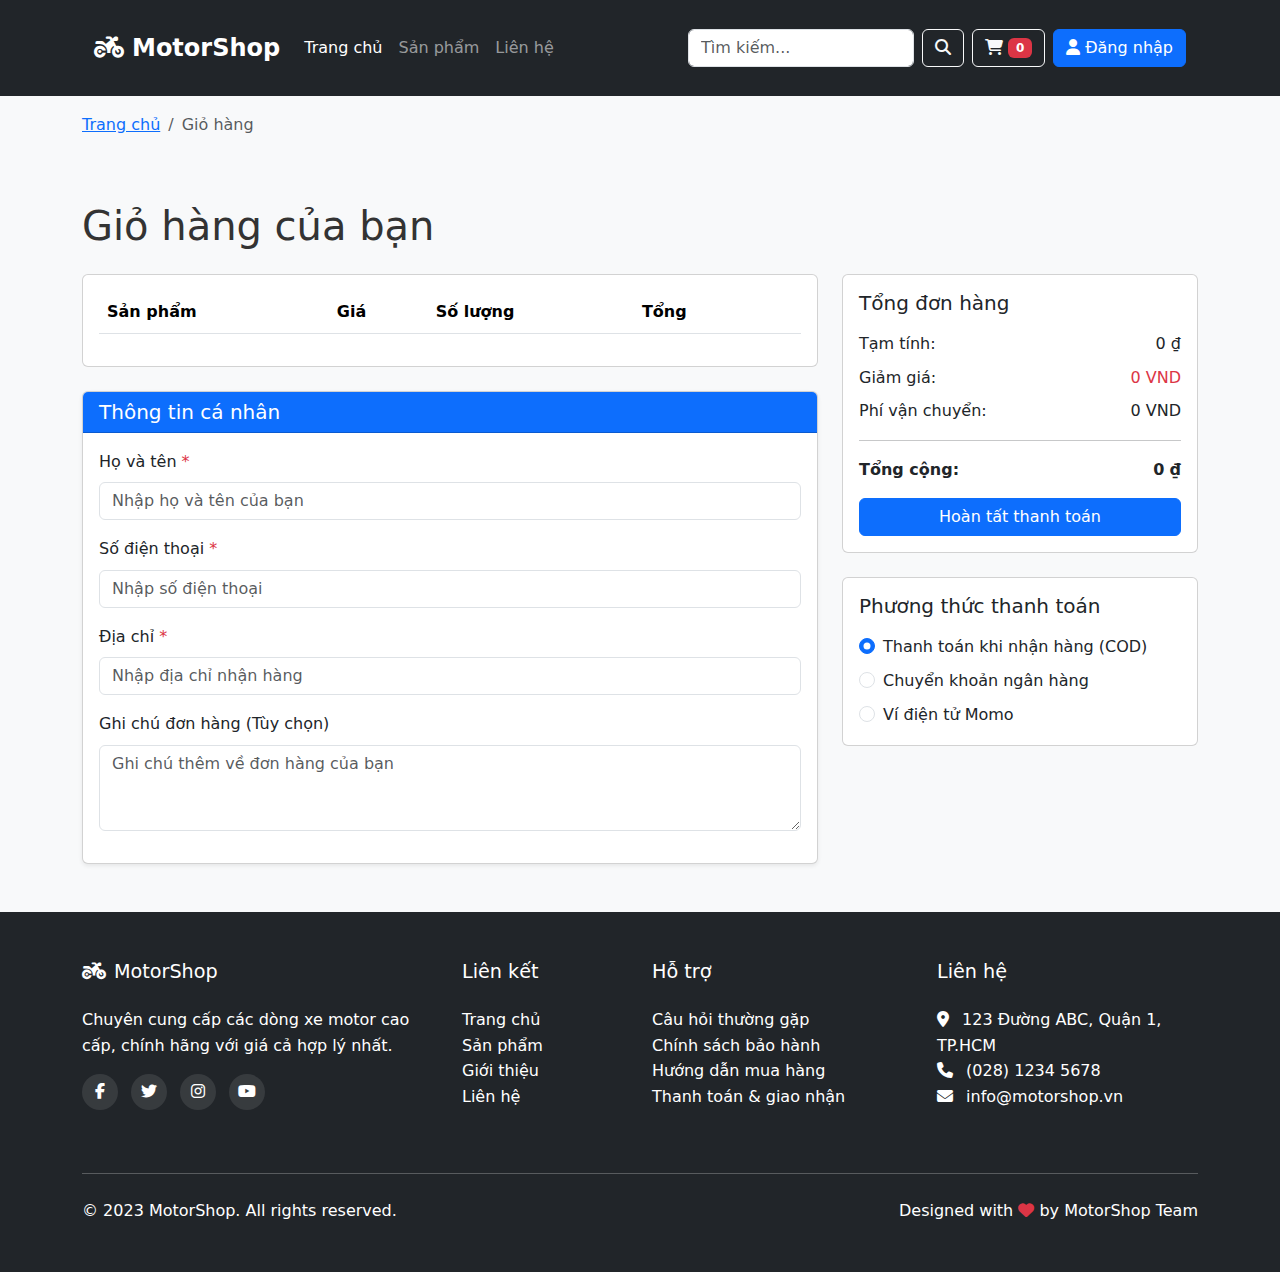
<file: motor-shop/cart.html>
<!DOCTYPE html>
<html lang="vi">
<head>
    <meta charset="UTF-8">
    <meta name="viewport" content="width=device-width, initial-scale=1.0">
    <title>Giỏ hàng - MotorShop</title>
    <!-- Bootstrap 5 CSS -->
    <link href="https://cdn.jsdelivr.net/npm/bootstrap@5.3.0/dist/css/bootstrap.min.css" rel="stylesheet">
    <!-- Font Awesome -->
    <link rel="stylesheet" href="https://cdnjs.cloudflare.com/ajax/libs/font-awesome/6.4.0/css/all.min.css">
    <!-- CSS custom -->
    <link rel="stylesheet" href="css/style.css">
    <style>
        .cart-item-image {
            width: 100px;
            height: 70px;
            object-fit: cover;
        }
        
        .quantity-input {
            width: 60px;
            text-align: center;
        }
    </style>
</head>
<body>
    <!-- Header -->
    <header class="bg-dark py-3">
        <div class="container">
            <nav class="navbar navbar-expand-lg navbar-dark">
                <div class="container-fluid">
                    <a class="navbar-brand fw-bold" href="index.html">
                        <i class="fas fa-motorcycle me-2"></i>MotorShop
                    </a>
                    <button class="navbar-toggler" type="button" data-bs-toggle="collapse" data-bs-target="#navbarNav">
                        <span class="navbar-toggler-icon"></span>
                    </button>
                    <div class="collapse navbar-collapse" id="navbarNav">
                        <ul class="navbar-nav me-auto">
                            <li class="nav-item">
                                <a class="nav-link active" href="index.html">Trang chủ</a>
                            </li>
                            <li class="nav-item">
                                <a class="nav-link" href="#">Sản phẩm</a>
                            </li>
                            <li class="nav-item">
                                <a class="nav-link" href="#">Liên hệ</a>
                            </li>
                        </ul>
                        <div class="d-flex">
                            <form class="d-flex me-2">
                                <input class="form-control me-2" type="search" placeholder="Tìm kiếm...">
                                <button class="btn btn-outline-light" type="submit">
                                    <i class="fas fa-search"></i>
                                </button>
                            </form>
                            <a href="cart.html" class="btn btn-outline-light me-2">
                                <i class="fas fa-shopping-cart"></i>
                                <span id="cart-count" class="badge bg-danger">0</span>
                            </a>
                            <a href="login.html" class="btn btn-primary">
                                <i class="fas fa-user"></i> Đăng nhập
                            </a>
                        </div>
                    </div>
                </div>
            </nav>
        </div>
    </header>


    <!-- Breadcrumb -->
    <nav aria-label="breadcrumb" class="bg-light py-3">
        <div class="container">
            <ol class="breadcrumb mb-0">
                <li class="breadcrumb-item"><a href="index.html">Trang chủ</a></li>
                <li class="breadcrumb-item active" aria-current="page">Giỏ hàng</li>
            </ol>
        </div>
    </nav>

    <!-- Giỏ hàng -->
    <section class="py-5">
        <div class="container">
            <h1 class="mb-4">Giỏ hàng của bạn</h1>
            
            <div class="row">
                <!-- Danh sách sản phẩm -->
                <div class="col-lg-8">
                    <div class="card mb-4">
                        <div class="card-body">
                            <div class="table-responsive">
                                <table class="table">
                                    <thead>
                                        <tr>
                                            <th scope="col">Sản phẩm</th>
                                            <th scope="col">Giá</th>
                                            <th scope="col">Số lượng</th>
                                            <th scope="col">Tổng</th>
                                            <th scope="col"></th>
                                        </tr>
                                    </thead>
                                    <tbody id="cart-items">
                                        <!-- Sản phẩm sẽ được thêm bằng JavaScript -->
                                    </tbody>
                                </table>
                            </div>
                        </div>
                    </div>
                    
                <div class="col-lg-12 mb-12">
                <div class="card shadow-sm">
                    <div class="card-header bg-primary text-white">
                        <h5 class="mb-0">Thông tin cá nhân</h5>
                    </div>
                    <div class="card-body">
                        <form id="customer-info-form">
                            <div class="mb-3">
                                <label for="customerName" class="form-label">Họ và tên <span class="text-danger">*</span></label>
                                <input type="text" class="form-control" id="customerName" placeholder="Nhập họ và tên của bạn" required>
                            </div>
                            <div class="mb-3">
                                <label for="customerPhone" class="form-label">Số điện thoại <span class="text-danger">*</span></label>
                                <input type="tel" class="form-control" id="customerPhone" placeholder="Nhập số điện thoại" required>
                            </div>
                            <div class="mb-3">
                                <label for="customerAddress" class="form-label">Địa chỉ <span class="text-danger">*</span></label>
                                <input type="text" class="form-control" id="customerAddress" placeholder="Nhập địa chỉ nhận hàng" required>
                            </div>
                            <div class="mb-3">
                                <label for="orderNotes" class="form-label">Ghi chú đơn hàng (Tùy chọn)</label>
                                <textarea class="form-control" id="orderNotes" rows="3" placeholder="Ghi chú thêm về đơn hàng của bạn"></textarea>
                            </div>
                        </form>
                    </div>
                </div>
            </div>                
        </div>
                
                <!-- Tổng kết đơn hàng -->
                <div class="col-lg-4">
                    <div class="card mb-4">
                        <div class="card-body">
                            <h5 class="card-title mb-3">Tổng đơn hàng</h5>
                            
                            <div class="d-flex justify-content-between mb-2">
                                <span>Tạm tính:</span>
                                <span id="subtotal">0 VND</span>
                            </div>
                            
                            <div class="d-flex justify-content-between mb-2">
                                <span>Giảm giá:</span>
                                <span class="text-danger">0 VND</span>
                            </div>
                            
                            <div class="d-flex justify-content-between mb-3">
                                <span>Phí vận chuyển:</span>
                                <span>0 VND</span>
                            </div>
                            
                            <hr>
                            
                            <div class="d-flex justify-content-between fw-bold">
                                <span>Tổng cộng:</span>
                                <span id="total">0 VND</span>
                            </div>
                            
                        <button id="process-checkout-btn" class="btn btn-primary w-100 mt-3">Hoàn tất thanh toán</button>
                        </div>
                    </div>
                    
                    <div class="card">
                        <div class="card-body">
                            <h5 class="card-title mb-3">Phương thức thanh toán</h5>
                            <div class="form-check mb-2">
                                <input class="form-check-input" type="radio" name="payment" id="cod" checked>
                                <label class="form-check-label" for="cod">
                                    Thanh toán khi nhận hàng (COD)
                                </label>
                            </div>
                            <div class="form-check mb-2">
                                <input class="form-check-input" type="radio" name="payment" id="bank">
                                <label class="form-check-label" for="bank">
                                    Chuyển khoản ngân hàng
                                </label>
                            </div>
                            <div class="form-check">
                                <input class="form-check-input" type="radio" name="payment" id="momo">
                                <label class="form-check-label" for="momo">
                                    Ví điện tử Momo
                                </label>
                            </div>
                        </div>
                    </div>
                </div>
            </div>
        </div>
    </section>

    <!-- Footer -->
    <footer class="bg-dark text-white py-5">
        <div class="container">
            <div class="row">
                <div class="col-md-4 mb-4">
                    <h5><i class="fas fa-motorcycle me-2"></i>MotorShop</h5>
                    <p>Chuyên cung cấp các dòng xe motor cao cấp, chính hãng với giá cả hợp lý nhất.</p>
                    <div class="social-icons">
                        <a href="#" class="text-white me-2"><i class="fab fa-facebook-f"></i></a>
                        <a href="#" class="text-white me-2"><i class="fab fa-twitter"></i></a>
                        <a href="#" class="text-white me-2"><i class="fab fa-instagram"></i></a>
                        <a href="#" class="text-white"><i class="fab fa-youtube"></i></a>
                    </div>
                </div>
                <div class="col-md-2 mb-4">
                    <h5>Liên kết</h5>
                    <ul class="list-unstyled">
                        <li><a href="#" class="text-white">Trang chủ</a></li>
                        <li><a href="#" class="text-white">Sản phẩm</a></li>
                        <li><a href="#" class="text-white">Giới thiệu</a></li>
                        <li><a href="#" class="text-white">Liên hệ</a></li>
                    </ul>
                </div>
                <div class="col-md-3 mb-4">
                    <h5>Hỗ trợ</h5>
                    <ul class="list-unstyled">
                        <li><a href="#" class="text-white">Câu hỏi thường gặp</a></li>
                        <li><a href="#" class="text-white">Chính sách bảo hành</a></li>
                        <li><a href="#" class="text-white">Hướng dẫn mua hàng</a></li>
                        <li><a href="#" class="text-white">Thanh toán & giao nhận</a></li>
                    </ul>
                </div>
                <div class="col-md-3 mb-4">
                    <h5>Liên hệ</h5>
                    <ul class="list-unstyled">
                        <li><i class="fas fa-map-marker-alt me-2"></i> 123 Đường ABC, Quận 1, TP.HCM</li>
                        <li><i class="fas fa-phone me-2"></i> (028) 1234 5678</li>
                        <li><i class="fas fa-envelope me-2"></i> info@motorshop.vn</li>
                    </ul>
                </div>
            </div>
            <hr class="my-4">
            <div class="row">
                <div class="col-md-6 text-center text-md-start">
                    <p class="mb-0">&copy; 2023 MotorShop. All rights reserved.</p>
                </div>
                <div class="col-md-6 text-center text-md-end">
                    <p class="mb-0">Designed with <i class="fas fa-heart text-danger"></i> by MotorShop Team</p>
                </div>
            </div>
        </div>
    </footer>

    <!-- Bootstrap 5 JS Bundle with Popper -->
    <script src="https://cdn.jsdelivr.net/npm/bootstrap@5.3.0/dist/js/bootstrap.bundle.min.js"></script>
    <!-- Custom JS -->
    <script src="js/main.js"></script>
    <script src="js/cart.js"></script>
</body>
</html>
</file>
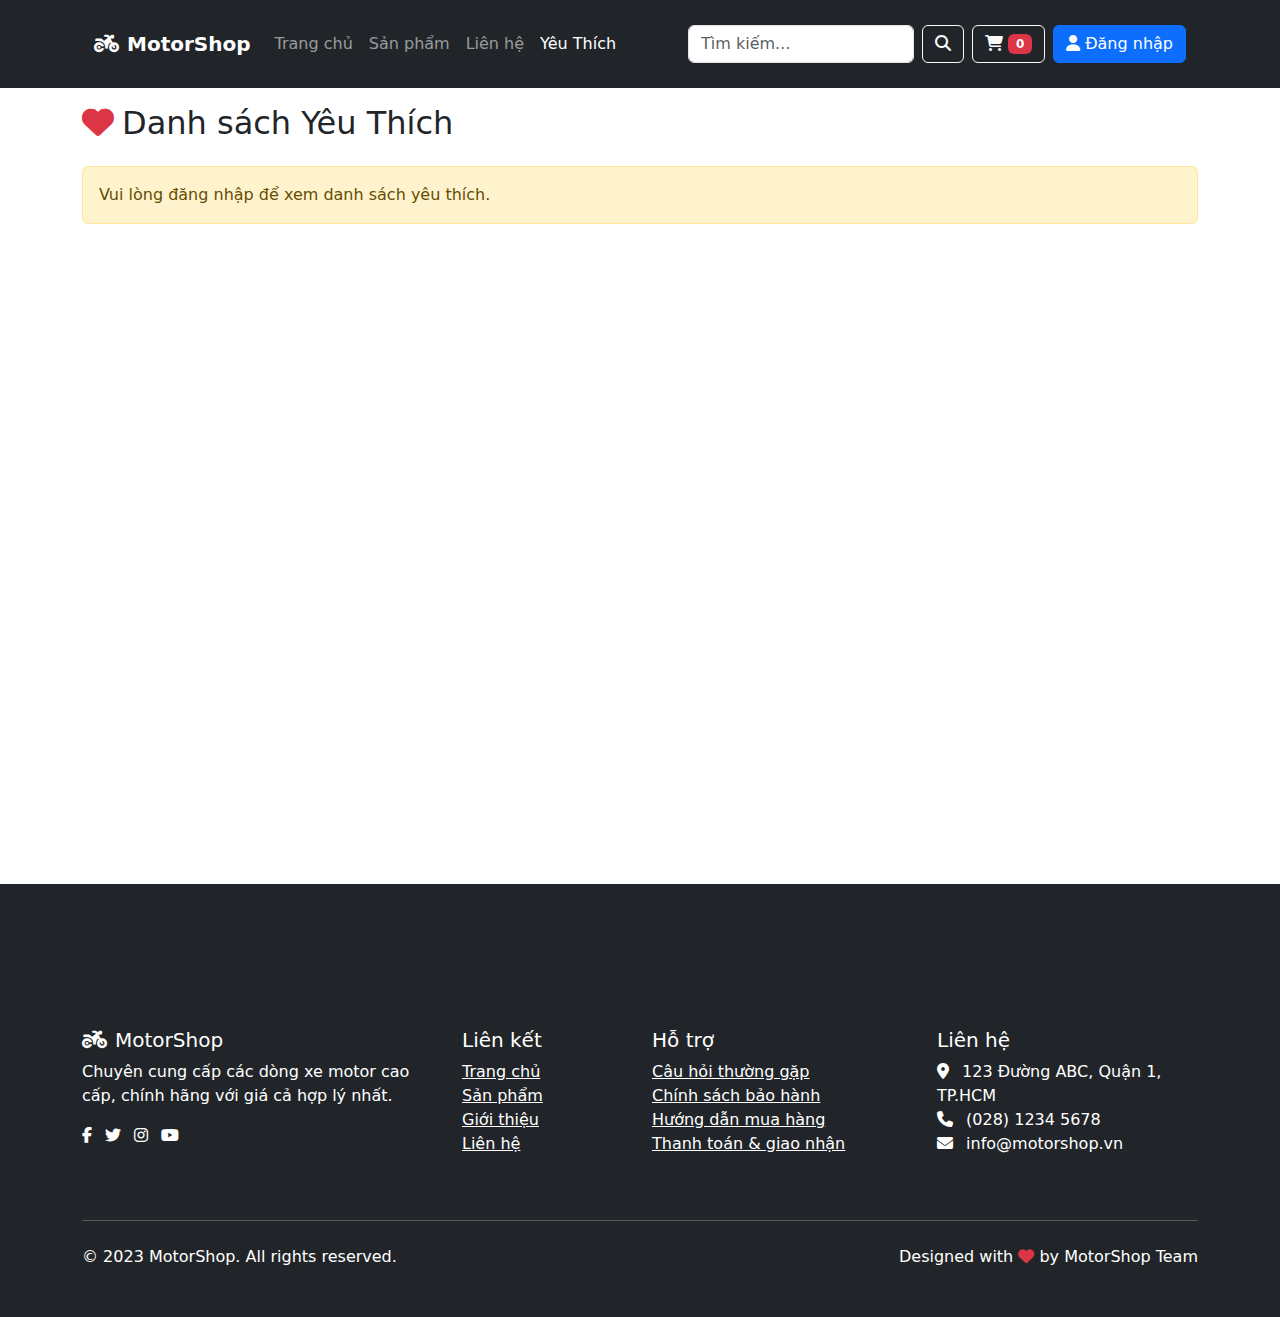
<file: motor-shop/favourite.html>
<!DOCTYPE html>
<html lang="vi">
<head>
    <meta charset="UTF-8">
    <title>Sản phẩm Yêu Thích</title>
    <meta name="viewport" content="width=device-width, initial-scale=1.0">
    <link href="https://cdn.jsdelivr.net/npm/bootstrap@5.3.0/dist/css/bootstrap.min.css" rel="stylesheet">
    <link rel="stylesheet" href="https://cdnjs.cloudflare.com/ajax/libs/font-awesome/6.4.0/css/all.min.css">

    <style>
        body { padding-top: 80px; }
        .favorite-item img {
            width: 100%;
            max-height: 160px;
            object-fit: cover;
            border-radius: 8px;
        }
        .sticky-navbar {
            position: fixed;
            top: 0;
            left: 0;
            right: 0;
            z-index: 1050;
            transition: top 0.3s;
        }
        .hide-navbar {
            top: -80px;
        }
        
        
    </style>
</head>
<body>
    <div class="d-flex flex-column min-vh-100">
    <!-- Header -->
    <header class="bg-dark py-3 sticky-navbar">...</header>

    <!-- Main -->
    <main class="container mt-4 flex-grow-1">
      <!-- Danh sách yêu thích -->
      <h2 class="mb-4"><i class="fas fa-heart text-danger me-2"></i>Danh sách Yêu Thích</h2>
      <div id="favorite-container" class="row g-4"></div>
    </main>

    <!-- Footer -->
    <footer class="bg-dark text-white py-5">
      <!-- Nội dung footer -->
    </footer>
  </div>

    <!-- Navbar -->
    <header class="bg-dark py-3 sticky-navbar">
        <div class="container">
            <nav class="navbar navbar-expand-lg navbar-dark">
                <div class="container-fluid">
                    <a class="navbar-brand fw-bold" href="index.html">
                        <i class="fas fa-motorcycle me-2"></i>MotorShop
                    </a>
                    <button class="navbar-toggler" type="button" data-bs-toggle="collapse" data-bs-target="#navbarNav">
                        <span class="navbar-toggler-icon"></span>
                    </button>
                    <div class="collapse navbar-collapse" id="navbarNav">
                        <ul class="navbar-nav me-auto">
                            <li class="nav-item"><a class="nav-link" href="index.html">Trang chủ</a></li>
                            <li class="nav-item"><a class="nav-link" href="product-detail.html">Sản phẩm</a></li>
                            <li class="nav-item"><a class="nav-link" href="#">Liên hệ</a></li>
                            <li class="nav-item"><a class="nav-link active" href="favourite.html">Yêu Thích</a></li>
                        </ul>
                        <div class="d-flex">
                            <form class="d-flex me-2">
                                <input class="form-control me-2" type="search" placeholder="Tìm kiếm...">
                                <button class="btn btn-outline-light" type="submit"><i class="fas fa-search"></i></button>
                            </form>
                            <a href="cart.html" class="btn btn-outline-light me-2">
                                <i class="fas fa-shopping-cart"></i>
                                <span id="cart-count" class="badge bg-danger">0</span>
                            </a>
                            <div id="user-menu" class="dropdown d-none">
                                <a href="#" class="btn btn-primary dropdown-toggle" id="userDropdown" data-bs-toggle="dropdown">
                                    <i class="fas fa-user"></i> <span id="navbar-username">Tài khoản</span>
                                </a>
                                <ul class="dropdown-menu dropdown-menu-end" aria-labelledby="userDropdown">
                                    <li><a class="dropdown-item" href="#">Hồ sơ</a></li>
                                    <li><a class="dropdown-item" href="#" id="logout-btn"><i class="fas fa-sign-out-alt me-2"></i>Đăng xuất</a></li>
                                </ul>
                            </div>
                            <a href="login.html" id="login-btn" class="btn btn-primary">
                                <i class="fas fa-user"></i> Đăng nhập
                            </a>
                        </div>
                    </div>
                </div>
            </nav>
        </div>
    </header>
    <!-- Footer -->
    <footer class="bg-dark text-white py-5 w-100" style="position:relative;left:0;right:0;width:100vw;min-width:100vw;overflow-x:hidden;margin-left:calc(-50vw + 50%);margin-right:calc(-50vw + 50%); margin-bottom: calc(-50vh);">
        <div class="container">
            <div class="row">
                <div class="col-md-4 mb-4">
                    <h5><i class="fas fa-motorcycle me-2"></i>MotorShop</h5>
                    <p>Chuyên cung cấp các dòng xe motor cao cấp, chính hãng với giá cả hợp lý nhất.</p>
                    <div class="social-icons">
                        <a href="#" class="text-white me-2"><i class="fab fa-facebook-f"></i></a>
                        <a href="#" class="text-white me-2"><i class="fab fa-twitter"></i></a>
                        <a href="#" class="text-white me-2"><i class="fab fa-instagram"></i></a>
                        <a href="#" class="text-white"><i class="fab fa-youtube"></i></a>
                    </div>
                </div>
                <div class="col-md-2 mb-4">
                    <h5>Liên kết</h5>
                    <ul class="list-unstyled">
                        <li><a href="#" class="text-white">Trang chủ</a></li>
                        <li><a href="#" class="text-white">Sản phẩm</a></li>
                        <li><a href="#" class="text-white">Giới thiệu</a></li>
                        <li><a href="#" class="text-white">Liên hệ</a></li>
                    </ul>
                </div>
                <div class="col-md-3 mb-4">
                    <h5>Hỗ trợ</h5>
                    <ul class="list-unstyled">
                        <li><a href="#" class="text-white">Câu hỏi thường gặp</a></li>
                        <li><a href="#" class="text-white">Chính sách bảo hành</a></li>
                        <li><a href="#" class="text-white">Hướng dẫn mua hàng</a></li>
                        <li><a href="#" class="text-white">Thanh toán & giao nhận</a></li>
                    </ul>
                </div>
                <div class="col-md-3 mb-4">
                    <h5>Liên hệ</h5>
                    <ul class="list-unstyled">
                        <li><i class="fas fa-map-marker-alt me-2"></i> 123 Đường ABC, Quận 1, TP.HCM</li>
                        <li><i class="fas fa-phone me-2"></i> (028) 1234 5678</li>
                        <li><i class="fas fa-envelope me-2"></i> info@motorshop.vn</li>
                    </ul>
                </div>
            </div>
            <hr class="my-4">
            <div class="row">
                <div class="col-md-6 text-center text-md-start">
                    <p class="mb-0">&copy; 2023 MotorShop. All rights reserved.</p>
                </div>
                <div class="col-md-6 text-center text-md-end">
                    <p class="mb-0">Designed with <i class="fas fa-heart text-danger"></i> by MotorShop Team</p>
                </div>
            </div>
        </div>
    </footer>

    <!-- Bootstrap JS -->
    <script src="https://cdn.jsdelivr.net/npm/bootstrap@5.3.0/dist/js/bootstrap.bundle.min.js"></script>

    <!-- JS yêu thích -->
    <script>
    function renderFavorites() {
    const username = localStorage.getItem('username');
    const container = document.getElementById('favorite-container');

    // Kiểm tra đăng nhập
    if (!username) {
        container.innerHTML = '<div class="col-12"><div class="alert alert-warning">Vui lòng đăng nhập để xem danh sách yêu thích.</div></div>';
        return;
    }

    // Lấy danh sách yêu thích riêng cho user đang đăng nhập
    const favorites = JSON.parse(localStorage.getItem(`favorites_${username}`)) || [];
    container.innerHTML = '';

    if (favorites.length === 0) {
        container.innerHTML = '<div class="col-12"><div class="alert alert-info">Bạn chưa thêm sản phẩm nào vào Yêu Thích.</div></div>';
    } else {
        favorites.forEach(p => {
            const col = document.createElement('div');
            col.className = 'col-md-4';

            const actionButtons = `
                <button class="btn btn-sm btn-danger" onclick="removeFavorite('${p.id}')">Xóa</button>
                <a href="product.html?id=${p.id}" class="btn btn-sm btn-primary">Xem chi tiết</a>
            `;

            col.innerHTML = `
                <div class="card favorite-item h-100">
                    <img src="${p.image || 'Images/placeholder.jpg'}" alt="${p.name}" class="card-img-top">
                    <div class="card-body">
                        <h5 class="card-title">${p.name}</h5>
                        <p class="card-text">ID: ${p.id}</p>
                        <div class="d-flex justify-content-between">
                            ${actionButtons}
                        </div>
                    </div>
                </div>
            `;
            container.appendChild(col);
        });
    }
}


    function removeFavorite(id) {
    const username = localStorage.getItem('username');
    if (!username) return;

    const key = `favorites_${username}`;
    let favorites = JSON.parse(localStorage.getItem(key)) || [];

    favorites = favorites.filter(p => p.id != id); // Dùng != để tránh lỗi kiểu dữ liệu
    localStorage.setItem(key, JSON.stringify(favorites));
    renderFavorites();
}


    document.addEventListener('DOMContentLoaded', function() {
        renderFavorites();

        // Navbar scroll logic
        const navbar = document.querySelector("header");
        let lastScroll = window.scrollY;
        let ticking = false;

        function onScroll() {
            const currentScroll = window.scrollY;
            if (currentScroll < 10 || currentScroll < lastScroll) {
                navbar.classList.remove("hide-navbar");
            } else {
                navbar.classList.add("hide-navbar");
            }
            lastScroll = currentScroll;
        }

        window.addEventListener("scroll", function() {
            if (!ticking) {
                window.requestAnimationFrame(function() {
                    onScroll();
                    ticking = false;
                });
                ticking = true;
            }
        });

        // User info logic
        const username = localStorage.getItem('username');
        const loginBtn = document.getElementById('login-btn');
        const userMenu = document.getElementById('user-menu');
        const navbarUsername = document.getElementById('navbar-username');
        if (username) {
            if (loginBtn) loginBtn.classList.add('d-none');
            if (userMenu) userMenu.classList.remove('d-none');
            if (navbarUsername) navbarUsername.textContent = username;
        }

        const logoutBtn = document.getElementById('logout-btn');
        if (logoutBtn) {
            logoutBtn.addEventListener('click', function(e) {
                e.preventDefault();
                localStorage.removeItem('username');
                location.reload();
            });
        }
    });
    function viewDetail(id) {
    const favorites = JSON.parse(localStorage.getItem('favorites')) || [];
    const product = favorites.find(p => p.id == id);
    if (product) {
        localStorage.setItem('selectedProduct', JSON.stringify(product));
        window.location.href = 'product.html';
    }
}
function addToFavorites(product) {
    const username = localStorage.getItem('username');
    if (!username) {
        alert("Vui lòng đăng nhập để thêm vào yêu thích.");
        return;
    }

    const key = `favorites_${username}`;
    function removeFavorite(id) {
    const username = localStorage.getItem('username');
    if (!username) return;

    const key = `favorites_${username}`;
    let favorites = JSON.parse(localStorage.getItem(key)) || [];

    favorites = favorites.filter(p => p.id !== parseInt(id));
    localStorage.setItem(key, JSON.stringify(favorites));
    renderFavorites(); // Cập nhật lại danh sách
}

    // Kiểm tra trùng ID
    if (!favorites.some(p => p.id === product.id)) {
        favorites.push(product);
        localStorage.setItem(key, JSON.stringify(favorites));
        alert("Đã thêm vào danh sách yêu thích!");
    } else {
        alert("Sản phẩm đã có trong danh sách yêu thích.");
    }
}

    </script>
</body>
</html>
</file>
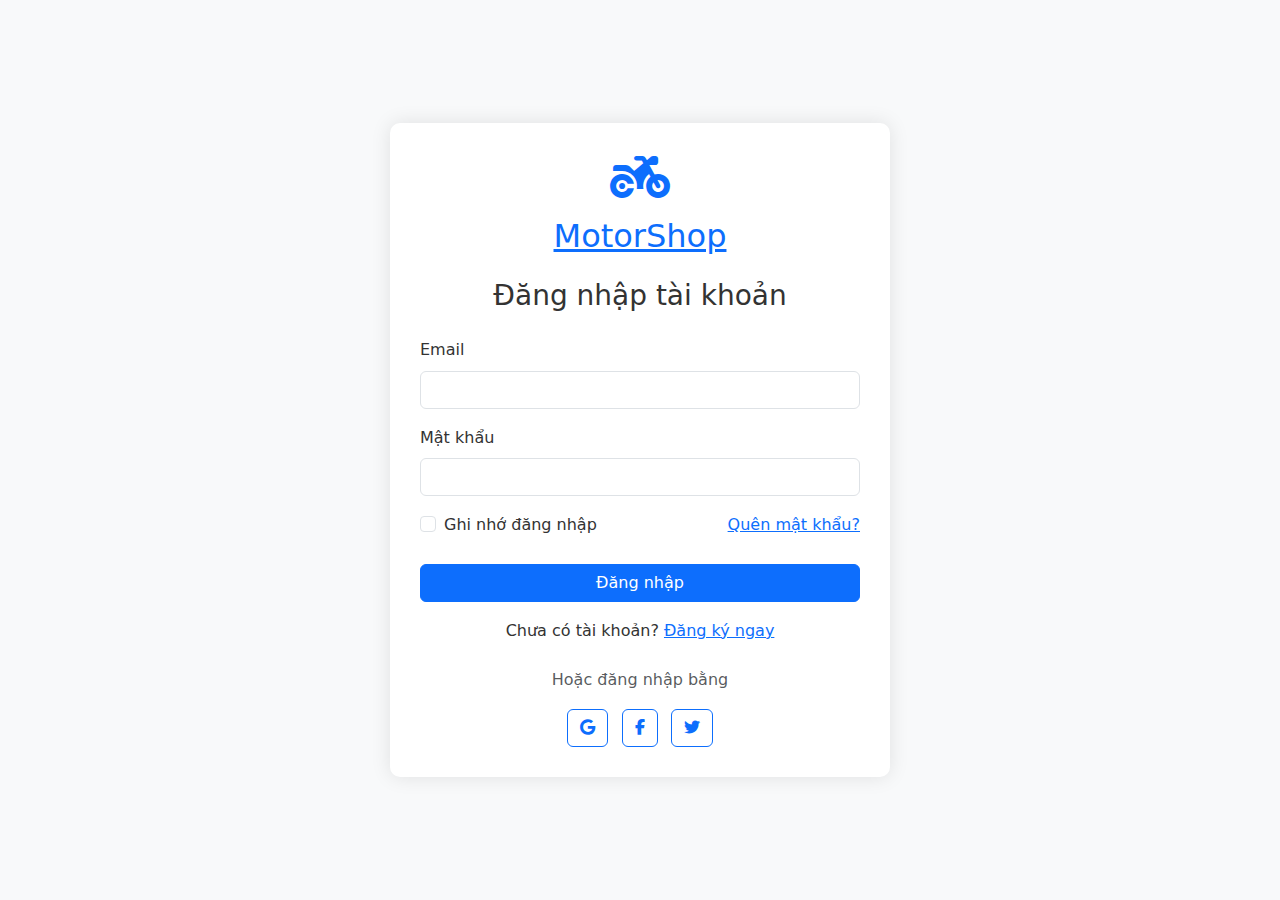
<file: motor-shop/login.html>
<!DOCTYPE html>
<html lang="vi">
<head>
    <meta charset="UTF-8">
    <meta name="viewport" content="width=device-width, initial-scale=1.0">
    <title>Đăng nhập - MotorShop</title>
    <!-- Bootstrap 5 CSS -->
    <link href="https://cdn.jsdelivr.net/npm/bootstrap@5.3.0/dist/css/bootstrap.min.css" rel="stylesheet">
    <!-- Font Awesome -->
    <link rel="stylesheet" href="https://cdnjs.cloudflare.com/ajax/libs/font-awesome/6.4.0/css/all.min.css">
    <!-- CSS custom -->
    <link rel="stylesheet" href="css/style.css">
    <style>
        .login-container {
            max-width: 500px;
            margin: 0 auto;
            padding: 30px;
            border-radius: 10px;
            box-shadow: 0 0 20px rgba(0, 0, 0, 0.1);
            background-color: white;
        }
        
        .login-bg {
            background-color: #f8f9fa;
            min-height: 100vh;
            display: flex;
            align-items: center;
            padding: 20px 0;
        }
    </style>
</head>
<body class="login-bg">
    <div class="container">
        <div class="login-container">
            <div class="text-center mb-4">
                <a href="index.html">
                    <i class="fas fa-motorcycle fa-3x text-primary mb-3"></i>
                    <h2>MotorShop</h2>
                </a>
            </div>
            
            <h3 class="text-center mb-4">Đăng nhập tài khoản</h3>
            
            <form id="login-form">
                <div class="mb-3">
                    <label for="email" class="form-label">Email</label>
                    <input type="email" class="form-control" id="email" required>
                </div>
                
                <div class="mb-3">
                    <label for="password" class="form-label">Mật khẩu</label>
                    <input type="password" class="form-control" id="password" required>
                </div>
                
                <div class="d-flex justify-content-between mb-4">
                    <div class="form-check">
                        <input class="form-check-input" type="checkbox" id="remember">
                        <label class="form-check-label" for="remember">Ghi nhớ đăng nhập</label>
                    </div>
                    <a href="#" class="text-primary">Quên mật khẩu?</a>
                </div>
                
                <button type="submit" class="btn btn-primary w-100 mb-3">Đăng nhập</button>
                
                <div class="text-center">
                    <p class="mb-0">Chưa có tài khoản? <a href="register.html" class="text-primary">Đăng ký ngay</a></p>
                </div>
                
                <div class="text-center mt-4">
                    <p class="text-muted">Hoặc đăng nhập bằng</p>
                    <div>
                        <a href="#" class="btn btn-outline-primary me-2">
                            <i class="fab fa-google"></i>
                        </a>
                        <a href="#" class="btn btn-outline-primary me-2">
                            <i class="fab fa-facebook-f"></i>
                        </a>
                        <a href="#" class="btn btn-outline-primary">
                            <i class="fab fa-twitter"></i>
                        </a>
                    </div>
                </div>
            </form>
            
        </div>
    </div>

    <!-- Bootstrap 5 JS Bundle with Popper -->
    <script src="https://cdn.jsdelivr.net/npm/bootstrap@5.3.0/dist/js/bootstrap.bundle.min.js"></script>
    <!-- Custom JS -->
    <script src="js/main.js"></script>
    
<script>
    // Xử lý form đăng nhập
    document.addEventListener('DOMContentLoaded', function () {
        const loginForm = document.getElementById('login-form');

        if (loginForm) {
            loginForm.addEventListener('submit', async function (e) {
                e.preventDefault();

                const email = document.getElementById('email').value;
                const password = document.getElementById('password').value;

                try {
                    // Fetch dữ liệu từ file JSON
                    const response = await fetch('data/accounts.json');
                    const accounts = await response.json();

                    // Kiểm tra tài khoản admin
                    if (email === accounts.admin.username && password === accounts.admin.password) {
                        localStorage.setItem('loggedIn', 'true');
                        localStorage.setItem('role', 'admin');
                        alert('Đăng nhập thành công với tài khoản admin!');
                        window.location.href = 'admin.html';
                        return;
                    }

                    // Kiểm tra tài khoản user
                    const user = accounts.users.find(
                        (user) => user.username === email && user.password === password
                    );

                    if (user) {
                        localStorage.setItem('loggedIn', 'true');
                        localStorage.setItem('role', 'user');
                        localStorage.setItem('username', user.username);
                        alert('Đăng nhập thành công với tài khoản user!');
                        window.location.href = 'index.html';
                        return;
                    }

                    // Nếu không tìm thấy tài khoản
                    alert('Email hoặc mật khẩu không hợp lệ!');
                } catch (error) {
                    console.error('Lỗi khi xử lý đăng nhập:', error);
                    alert('Có lỗi xảy ra, vui lòng thử lại sau!');
                }
            });
        }
    });
</script>
</body>
</html>
</file>
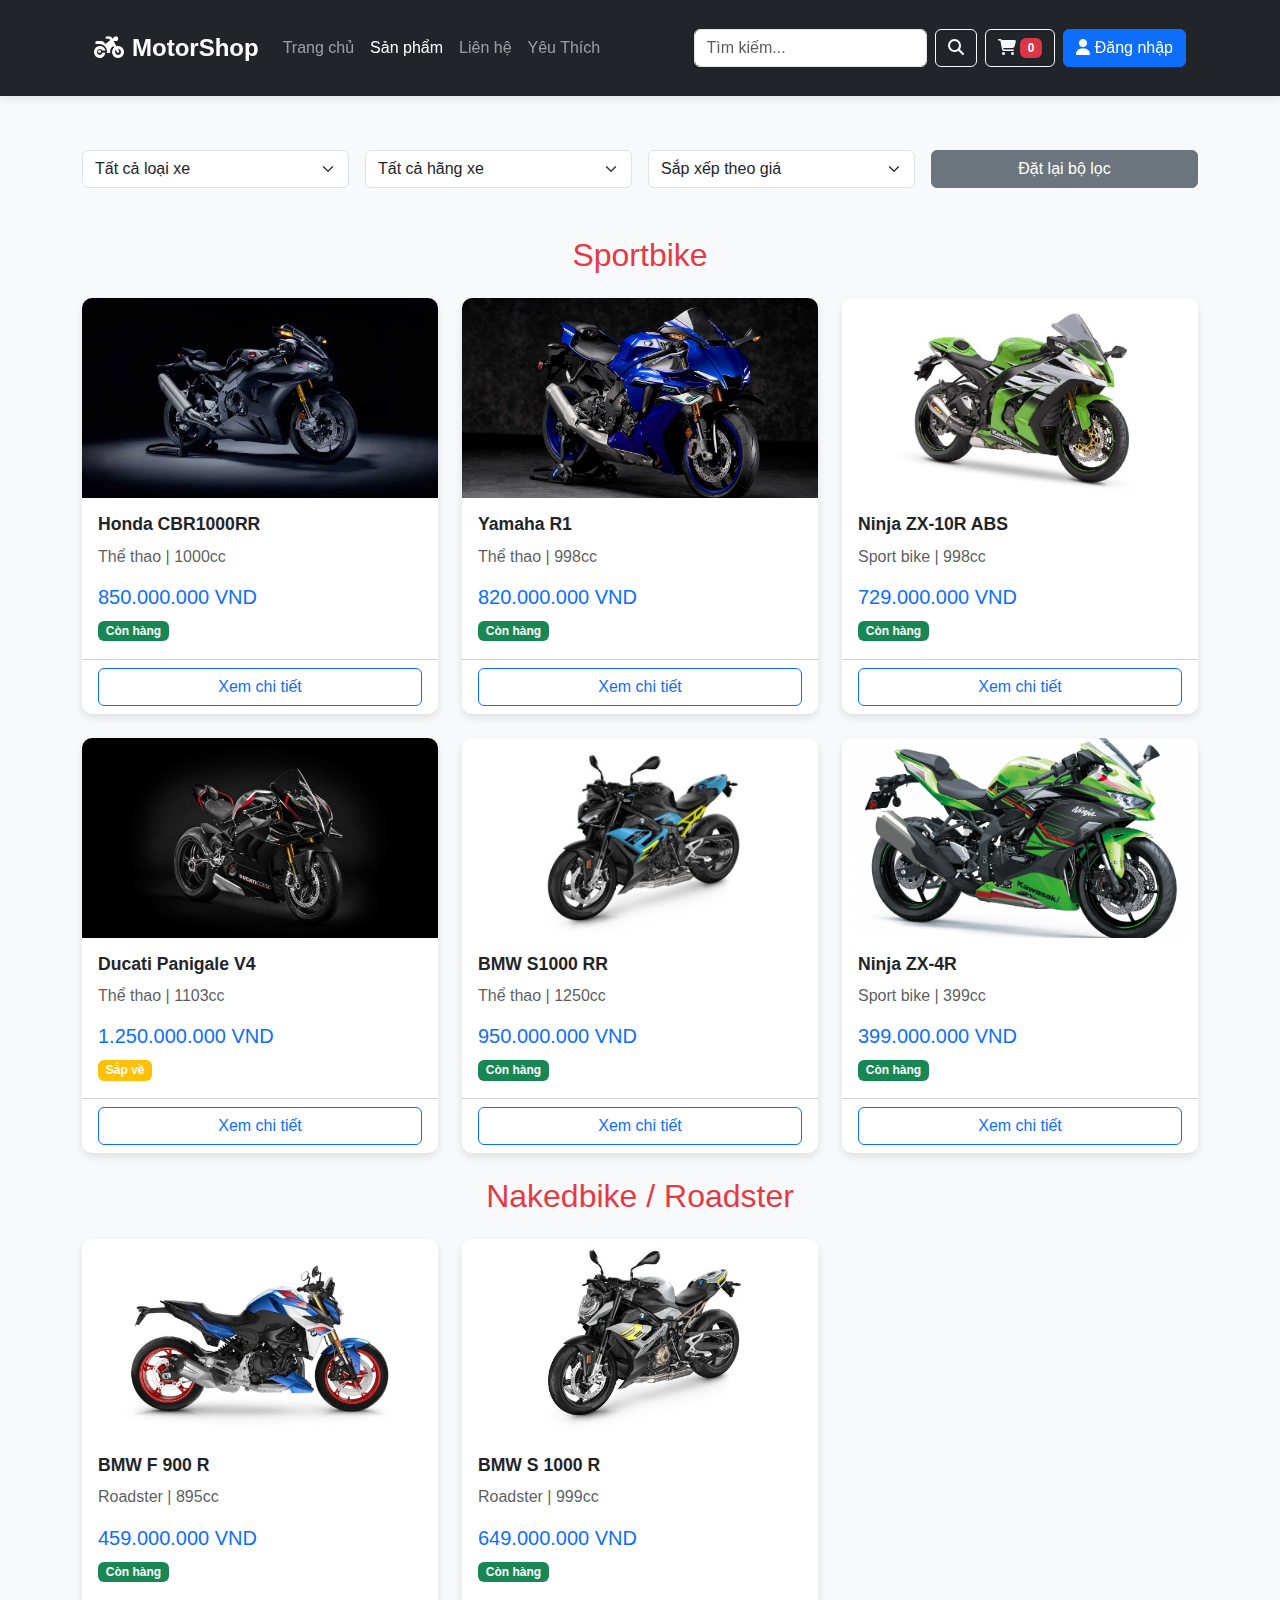
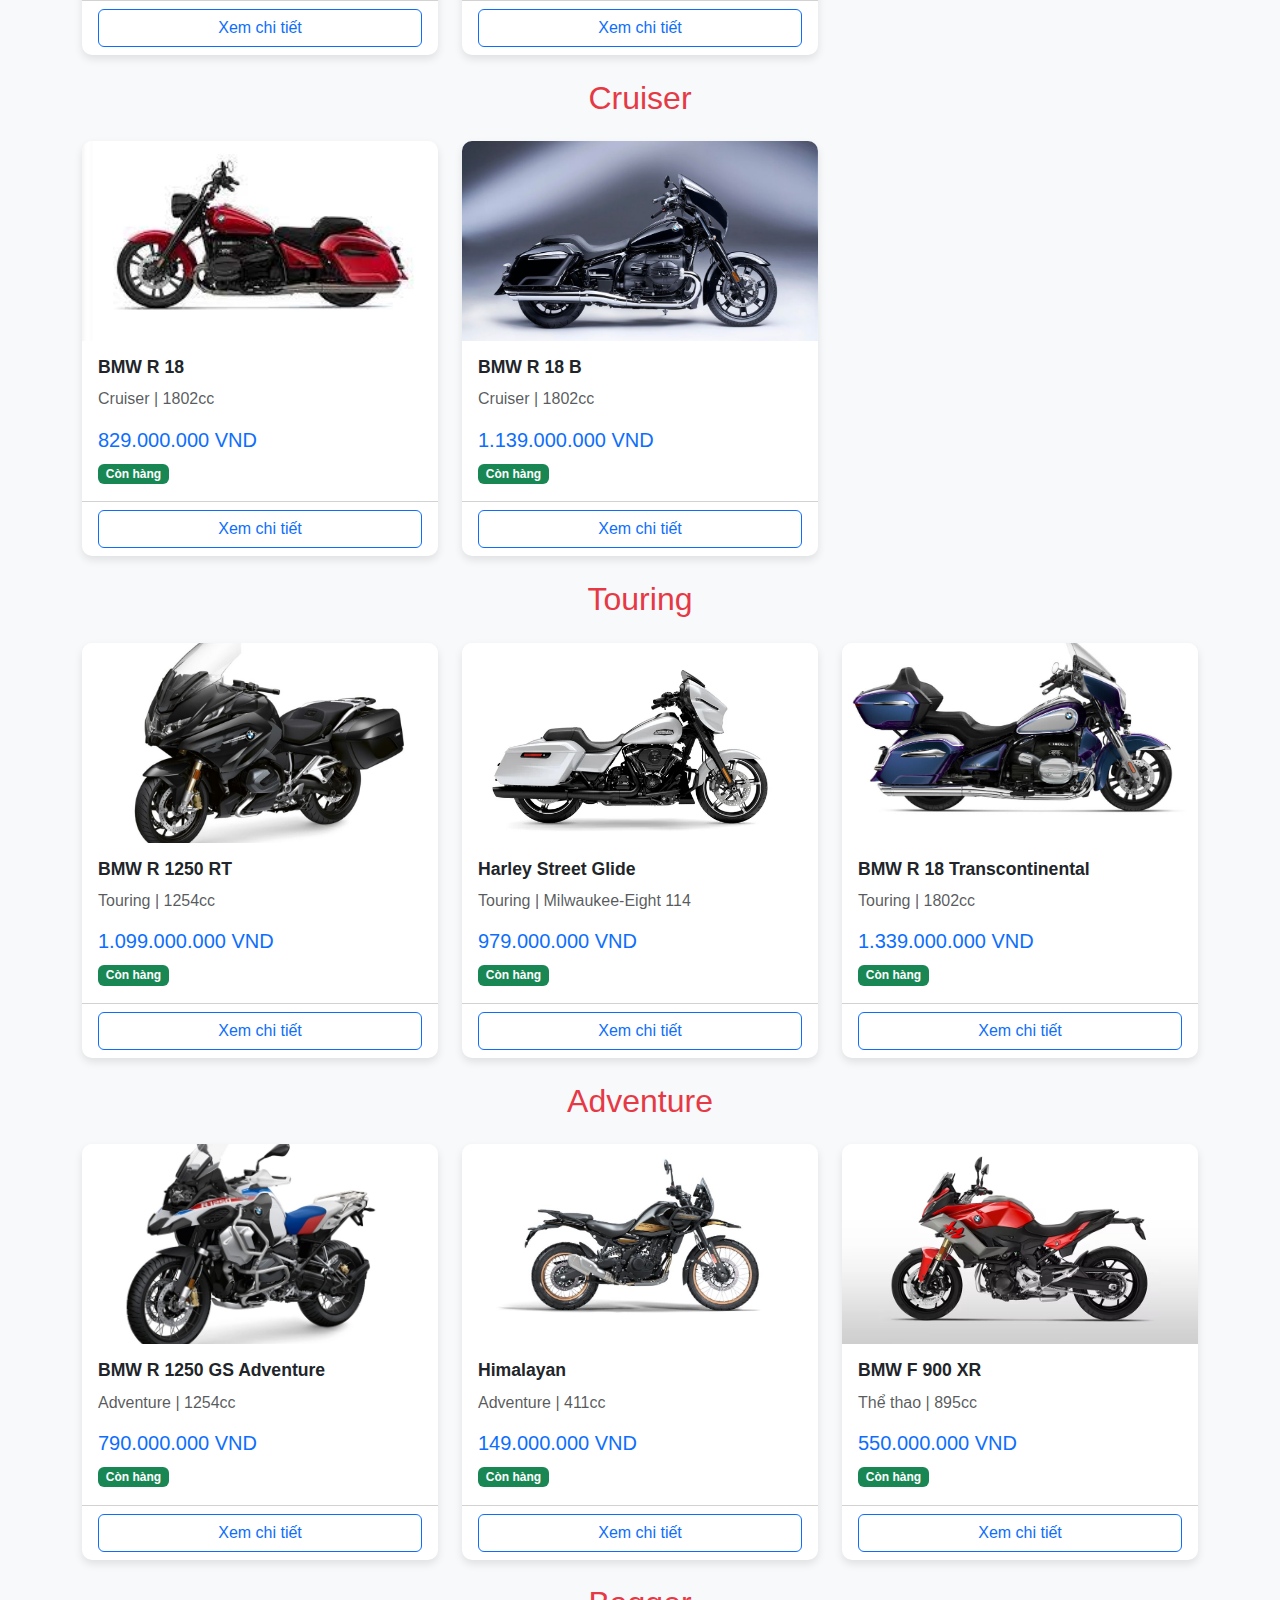
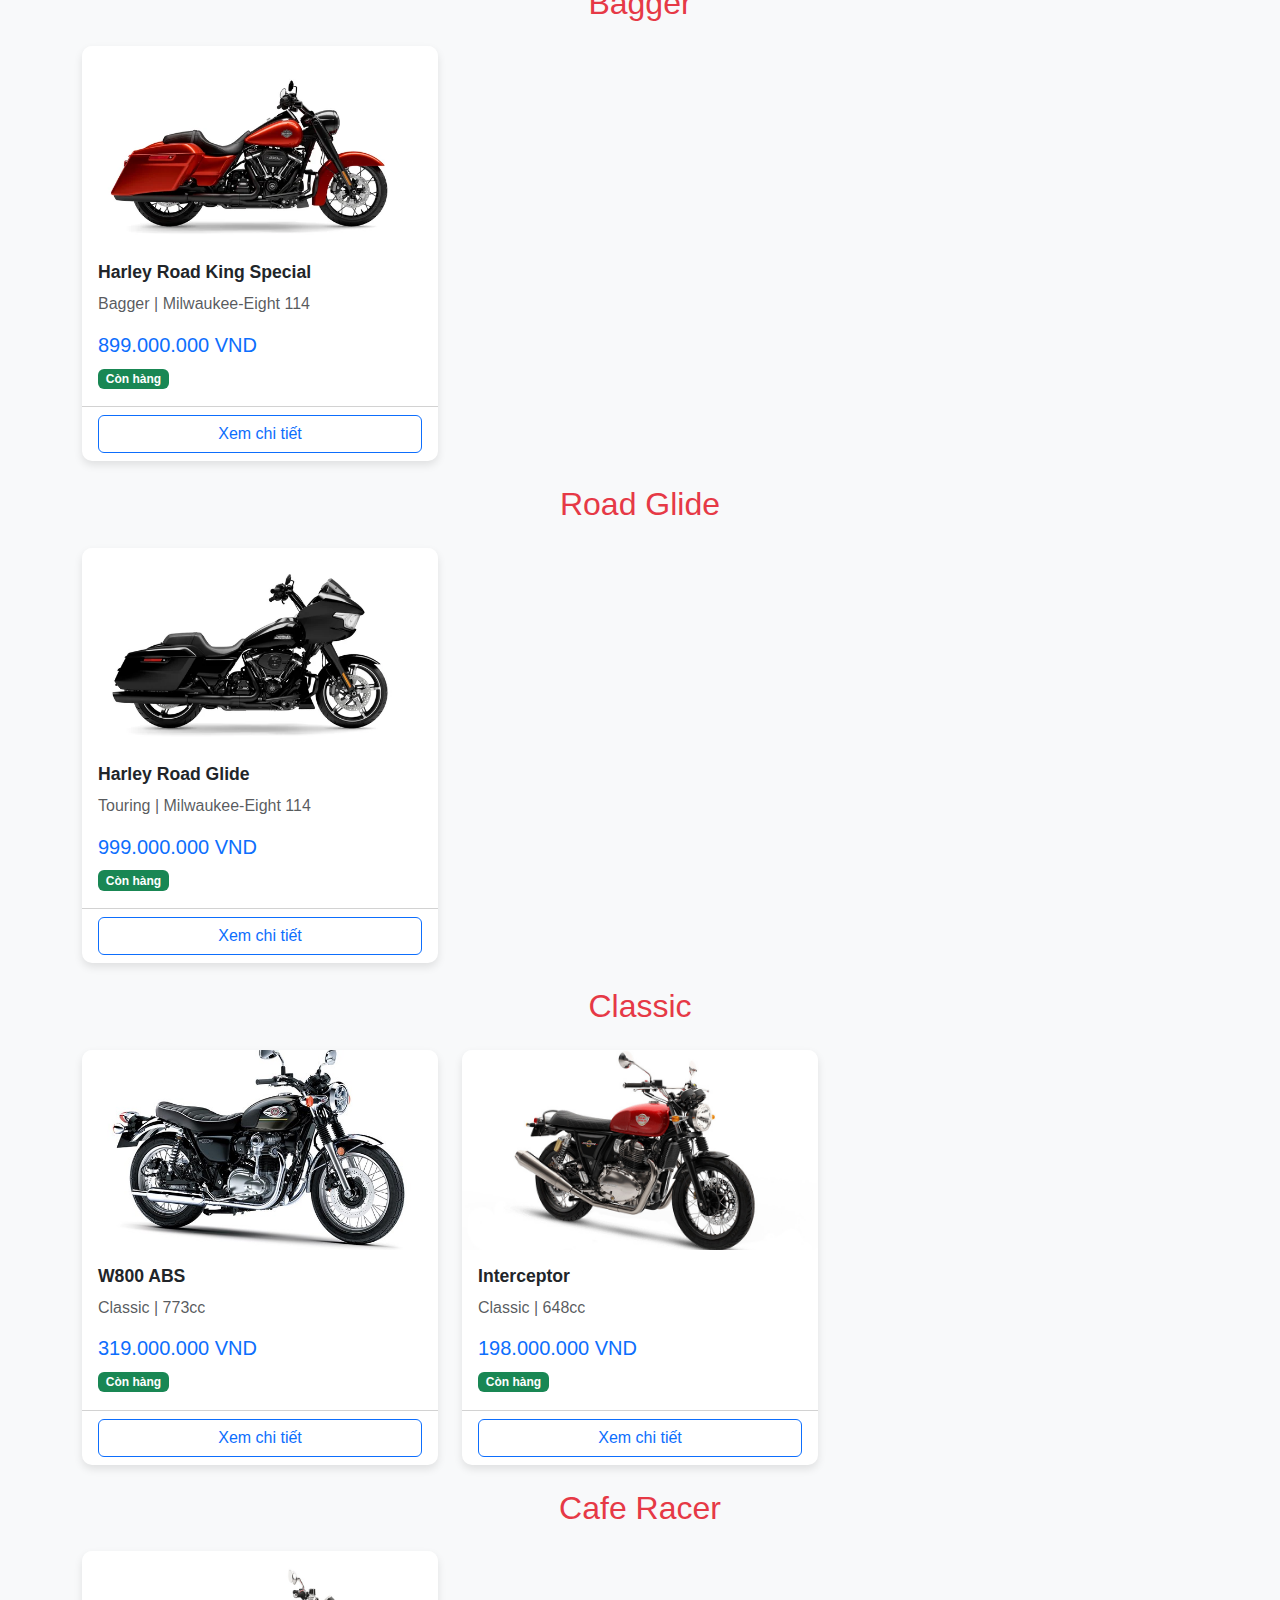
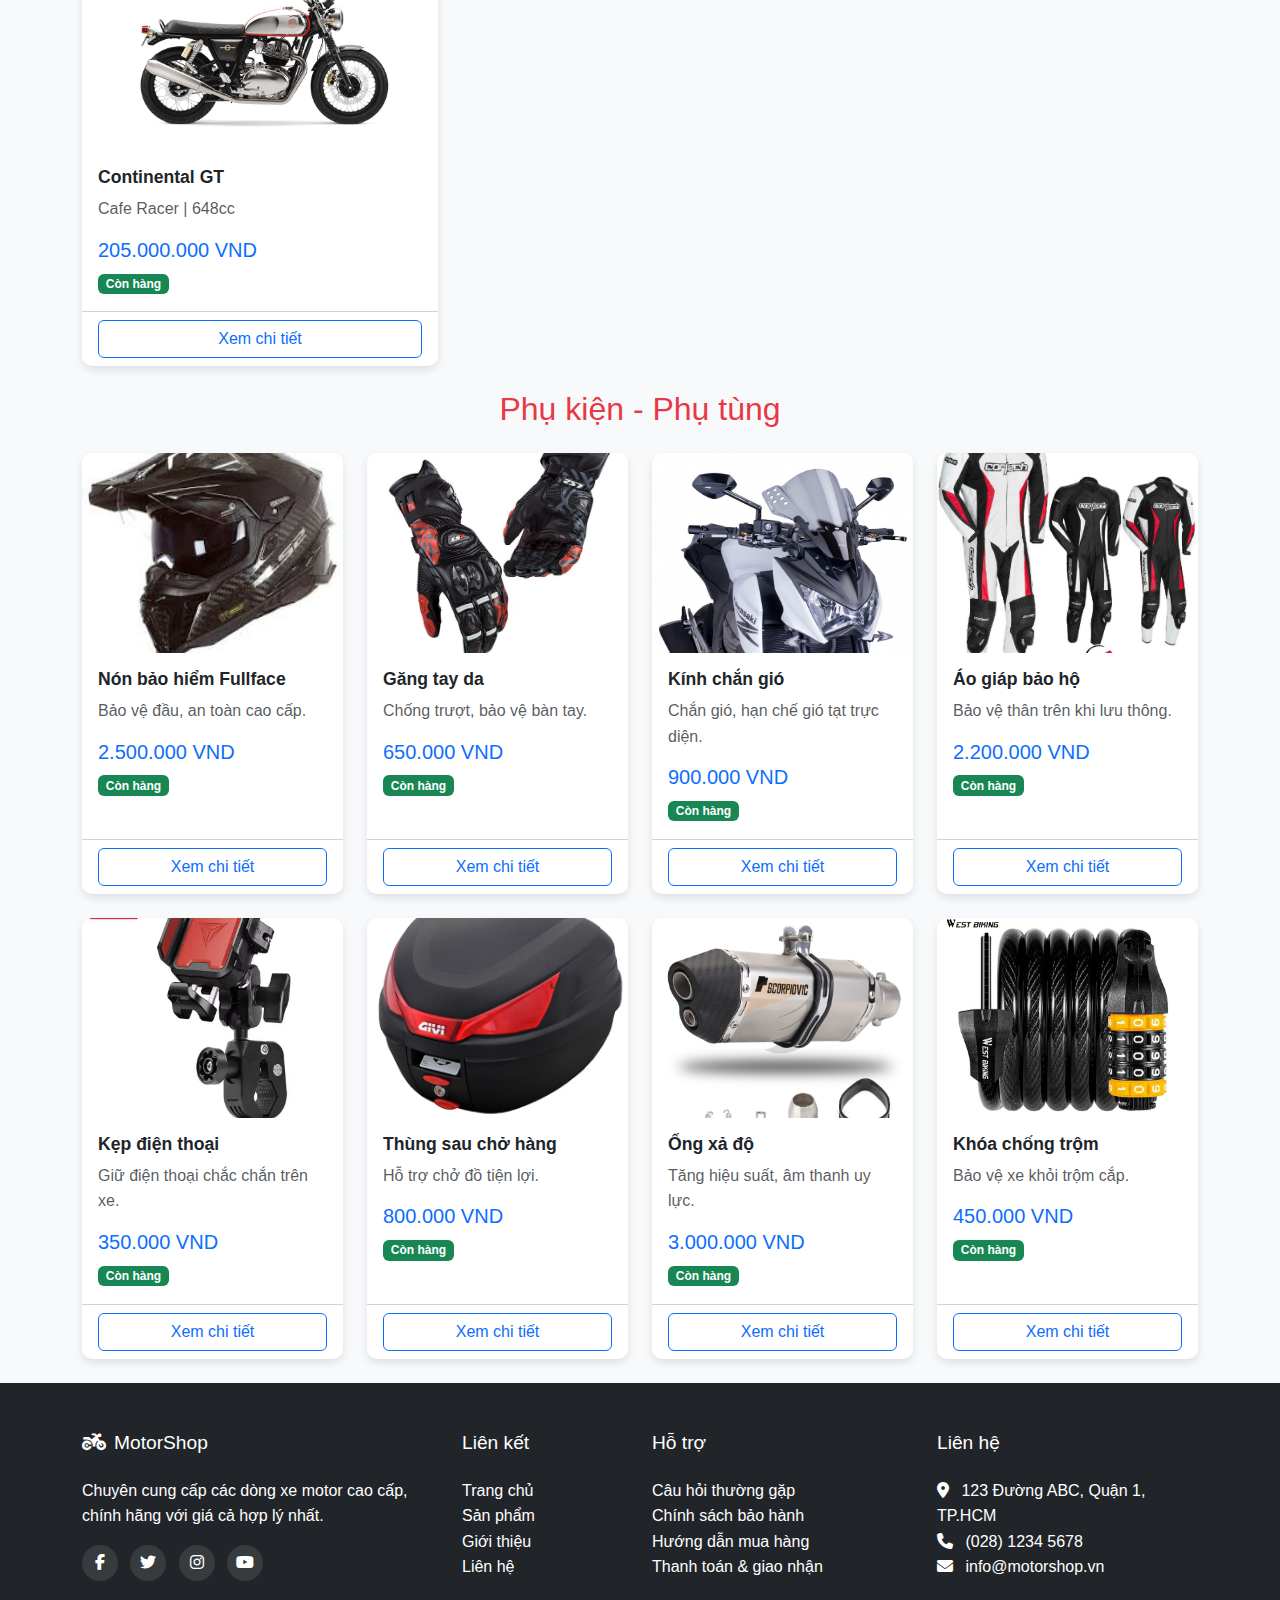
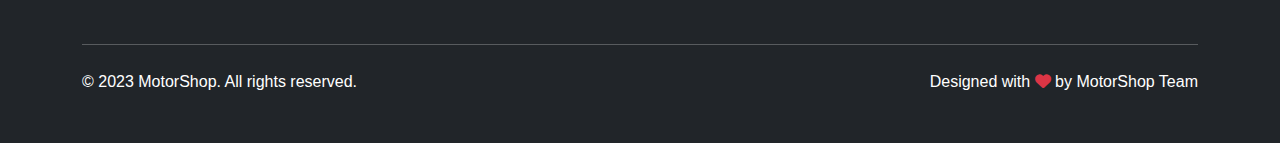
<file: motor-shop/product-detail.html>
<!DOCTYPE html>
<html lang="vi">
<head>
    <meta charset="UTF-8">
    <meta name="viewport" content="width=device-width, initial-scale=1.0">
    <title>Chi tiết sản phẩm</title>
    <!-- Bootstrap 5 CSS -->
    <link href="https://cdn.jsdelivr.net/npm/bootstrap@5.3.0/dist/css/bootstrap.min.css" rel="stylesheet">
    <!-- Font Awesome -->
    <link rel="stylesheet" href="https://cdnjs.cloudflare.com/ajax/libs/font-awesome/6.4.0/css/all.min.css">
    <!-- CSS custom -->
    <link rel="stylesheet" href="css/style.css">
    <style>
        body {
            font-family: 'Segoe UI', Tahoma, Geneva, Verdana, sans-serif;
        }
        h2 {
            color: var(--primary-color, #e63946);
            margin-bottom: 1.5rem;
        }
        .product-card img {
            height: 200px;
            object-fit: cover;
        }
        .sticky-navbar {
            position: fixed;
            top: 0;
            left: 0;
            right: 0;
            z-index: 1050;
            transition: top 0.3s;
        }
        .hide-navbar {
            top: -80px;
        }
    </style>
</head>
<body>
    <!-- Header -->
    <header class="bg-dark py-3">
        <div class="container">
            <nav class="navbar navbar-expand-lg navbar-dark">
                <div class="container-fluid">
                    <a class="navbar-brand fw-bold" href="index.html">
                        <i class="fas fa-motorcycle me-2"></i>MotorShop
                    </a>
                    <button class="navbar-toggler" type="button" data-bs-toggle="collapse" data-bs-target="#navbarNav">
                        <span class="navbar-toggler-icon"></span>
                    </button>
                    <div class="collapse navbar-collapse" id="navbarNav">
                        <ul class="navbar-nav me-auto">
                            <li class="nav-item">
                                <a class="nav-link" href="index.html">Trang chủ</a>
                            </li>
                            <li class="nav-item">
                                <a class="nav-link active" href="product-detail.html">Sản phẩm</a>
                            </li>
                            <li class="nav-item">
                                <a class="nav-link" href="#">Liên hệ</a>
                            </li>
                            <li class="nav-item">
                                <a class="nav-link" href="favourite.html" >Yêu Thích</a></li>
                        </ul>
                        <div class="d-flex">
    <form class="d-flex me-2">
        <input class="form-control me-2" type="search" placeholder="Tìm kiếm...">
        <button class="btn btn-outline-light" type="submit">
            <i class="fas fa-search"></i>
        </button>
    </form>
    <a href="cart.html" class="btn btn-outline-light me-2">
        <i class="fas fa-shopping-cart"></i>
        <span id="cart-count" class="badge bg-danger">0</span>
    </a>
    <div id="user-menu" class="dropdown d-none">
        <a href="#" class="btn btn-primary dropdown-toggle" id="userDropdown" data-bs-toggle="dropdown" aria-expanded="false">
            <i class="fas fa-user"></i> <span id="navbar-username">Tài khoản</span>
        </a>
        <ul class="dropdown-menu dropdown-menu-end" aria-labelledby="userDropdown">
            <li><a class="dropdown-item" href="#">Hồ sơ</a></li>
            <li><a class="dropdown-item" href="#" id="logout-btn"><i class="fas fa-sign-out-alt me-2"></i>Đăng xuất</a></li>
        </ul>
    </div>
    <a href="login.html" id="login-btn" class="btn btn-primary">
        <i class="fas fa-user"></i> Đăng nhập</a>
</div>

                    </div>
                </div>
            </nav>
        </div>
    </header>

    <!-- Filter bar -->
    <section class="container my-4" style="margin-top:150px !important;">
        <form id="filterForm" class="row g-3 align-items-center mb-4">
            <div class="col-md-3">
                <select id="filterType" class="form-select">
                    <option value="">Tất cả loại xe</option>
                    <option value="Sportbike">Sportbike</option>
                    <option value="Nakedbike">Nakedbike / Roadster</option>
                    <option value="Cruiser">Cruiser</option>
                    <option value="Touring">Touring</option>
                    <option value="Adventure">Adventure</option>
                    <option value="Bagger">Bagger</option>
                    <option value="Classic">Classic</option>
                    <option value="Cafe Racer">Cafe Racer</option>
                    <option value="Phụ kiện">Phụ kiện - Phụ tùng</option>
                </select>
            </div>
            <div class="col-md-3">
                <select id="filterBrand" class="form-select">
                    <option value="">Tất cả hãng xe</option>
                    <option value="Honda">Honda</option>
                    <option value="Yamaha">Yamaha</option>
                    <option value="BMW">BMW</option>
                    <option value="Ducati">Ducati</option>
                    <option value="Harley">Harley</option>
                    <option value="Royal Enfield">Royal Enfield</option>
                    <option value="Kawasaki">Kawasaki</option>
                    <option value="Givi">Givi</option>
                    <option value="Motowolf">Motowolf</option>
                </select>
            </div>
            <div class="col-md-3">
                <select id="sortPrice" class="form-select">
                    <option value="">Sắp xếp theo giá</option>
                    <option value="asc">Giá thấp đến cao</option>
                    <option value="desc">Giá cao đến thấp</option>
                </select>
            </div>
            <div class="col-md-3">
                <button type="button" id="resetFilter" class="btn btn-secondary w-100">Đặt lại bộ lọc</button>
            </div>
        </form>
    </section>
    <!-- Danh mục sản phẩm -->
    <section class="container my-5" id="productListSection">

        <!-- Sportbike -->
        <h2 class="text-center">Sportbike</h2>
        <div class="row">
            <!-- Honda CBR1000RR -->
            <div class="col-md-4 mb-4">
                <div class="card h-100 product-card">
                    <img src="Images/Honda CBR1000RR.jpg" class="card-img-top" alt="Honda CBR1000RR">
                    <div class="card-body">
                        <h5 class="card-title">Honda CBR1000RR</h5>
                        <p class="card-text text-muted">Thể thao | 1000cc</p>
                        <h5 class="text-primary">850.000.000 VND</h5>
                        <span class="badge bg-success">Còn hàng</span>
                    </div>
                    <div class="card-footer bg-transparent">
                        <a href="product.html?id=1" class="btn btn-outline-primary w-100">Xem chi tiết</a>
                    </div>
                </div>
            </div>
            <!-- Yamaha R1 -->
            <div class="col-md-4 mb-4">
                <div class="card h-100 product-card">
                    <img src="Images/Yamaha R1.jpg" class="card-img-top" alt="Yamaha R1">
                    <div class="card-body">
                        <h5 class="card-title">Yamaha R1</h5>
                        <p class="card-text text-muted">Thể thao | 998cc</p>
                        <h5 class="text-primary">820.000.000 VND</h5>
                        <span class="badge bg-success">Còn hàng</span>
                    </div>
                     <div class="card-footer bg-transparent">
                        <a href="product.html?id=2" class="btn btn-outline-primary w-100">Xem chi tiết</a>
                    </div>
                </div>
            </div>
            <!-- Ninja ZX-10R ABS -->
            <div class="col-md-4 mb-4">
                <div class="card h-100 product-card">
                    <img src="Images/Ninja ZX-10R ABS 1.jpg" class="card-img-top" alt="Ninja ZX-10R ABS">
                    <div class="card-body">
                        <h5 class="card-title">Ninja ZX-10R ABS</h5>
                        <p class="card-text text-muted">Sport bike | 998cc</p>
                        <h5 class="text-primary">729.000.000 VND</h5>
                        <span class="badge bg-success">Còn hàng</span>
                    </div>
                    <div class="card-footer bg-transparent">
                        <a href="product.html?id=13" class="btn btn-outline-primary w-100">Xem chi tiết</a>
                    </div>
                </div>
            </div>
            <!-- Ducati Panigale V4 -->
            <div class="col-md-4 mb-4">
                <div class="card h-100 product-card">
                    <img src="Images/Ducati Panigale V4.jpg" class="card-img-top" alt="Ducati Panigale V4">
                    <div class="card-body">
                        <h5 class="card-title">Ducati Panigale V4</h5>
                        <p class="card-text text-muted">Thể thao | 1103cc</p>
                        <h5 class="text-primary">1.250.000.000 VND</h5>
                        <span class="badge bg-warning">Sắp về</span>
                    </div>
                    <div class="card-footer bg-transparent">
                        <a href="product.html?id=3" class="btn btn-outline-primary w-100">Xem chi tiết</a>
                    </div>
                </div>
            </div>
            <!-- BMW S1000 RR -->
            <div class="col-md-4 mb-4">
                <div class="card h-100 product-card">
                    <img src="Images/BWM S1000 R 2.jpeg" class="card-img-top" alt="BMW S1000 RR">
                    <div class="card-body">
                        <h5 class="card-title">BMW S1000 RR</h5>
                        <p class="card-text text-muted">Thể thao | 1250cc</p>
                        <h5 class="text-primary">950.000.000 VND</h5>
                        <span class="badge bg-success">Còn hàng</span>
                    </div>
                    <div class="card-footer bg-transparent">
                        <a href="product.html?id=4" class="btn btn-outline-primary w-100">Xem chi tiết</a>
                    </div>
                </div>
            </div>
            <!-- Ninja ZX-4R -->
            <div class="col-md-4 mb-4">
                <div class="card h-100 product-card">
                    <img src="Images/Ninja ZX-4R 2.jpg" class="card-img-top" alt="Ninja ZX-4R">
                    <div class="card-body">
                        <h5 class="card-title">Ninja ZX-4R</h5>
                        <p class="card-text text-muted">Sport bike | 399cc</p>
                        <h5 class="text-primary">399.000.000 VND</h5>
                        <span class="badge bg-success">Còn hàng</span>
                    </div>
                     <div class="card-footer bg-transparent">
                        <a href="product.html?id=15" class="btn btn-outline-primary w-100">Xem chi tiết</a>
                        </div>
                </div>
            </div>
        </div>

        <!-- Nakedbike / Roadster -->
        <h2 class="text-center">Nakedbike / Roadster</h2>
        <div class="row">
            <!-- BMW F 900 R -->
            <div class="col-md-4 mb-4">
                <div class="card h-100 product-card">
                    <img src="Images/BMW F 900 R 2.jpg" class="card-img-top" alt="BMW F 900 R">
                    <div class="card-body">
                        <h5 class="card-title">BMW F 900 R</h5>
                        <p class="card-text text-muted">Roadster | 895cc</p>
                        <h5 class="text-primary">459.000.000 VND</h5>
                        <span class="badge bg-success">Còn hàng</span>
                    </div>
                    <div class="card-footer bg-transparent">
                    <a href="product.html?id=9" class="btn btn-outline-primary w-100">Xem chi tiết</a>
                    </div>
                </div>
            </div>
            <!-- BMW S 1000 R -->
            <div class="col-md-4 mb-4">
                <div class="card h-100 product-card">
                    <img src="Images/BMW S 1000 R 1.jpg" class="card-img-top" alt="BMW S 1000 R">
                    <div class="card-body">
                        <h5 class="card-title">BMW S 1000 R</h5>
                        <p class="card-text text-muted">Roadster | 999cc</p>
                        <h5 class="text-primary">649.000.000 VND</h5>
                        <span class="badge bg-success">Còn hàng</span>
                    </div>
                    <div class="card-footer bg-transparent">
                    <a href="product.html?id=8" class="btn btn-outline-primary w-100">Xem chi tiết</a>
                    </div>
                </div>
            </div>
        </div>

        <!-- Cruiser -->
        <h2 class="text-center">Cruiser</h2>
        <div class="row">
            <!-- BMW R 18 -->
            <div class="col-md-4 mb-4">
                <div class="card h-100 product-card">
                    <img src="Images/BMW R 18 2.jpg" class="card-img-top" alt="BMW R 18">
                    <div class="card-body">
                        <h5 class="card-title">BMW R 18</h5>
                        <p class="card-text text-muted">Cruiser | 1802cc</p>
                        <h5 class="text-primary">829.000.000 VND</h5>
                        <span class="badge bg-success">Còn hàng</span>
                    </div>
                    <div class="card-footer bg-transparent">
                        <a href="product.html?id=12" class="btn btn-outline-primary w-100">Xem chi tiết</a>
                        </div>
                </div>
            </div>
            <!-- BMW R 18 B -->
            <div class="col-md-4 mb-4">
                <div class="card h-100 product-card">
                    <img src="Images/BMW R 18 B 1.jpg" class="card-img-top" alt="BMW R 18 B">
                    <div class="card-body">
                        <h5 class="card-title">BMW R 18 B</h5>
                        <p class="card-text text-muted">Cruiser | 1802cc</p>
                        <h5 class="text-primary">1.139.000.000 VND</h5>
                        <span class="badge bg-success">Còn hàng</span>
                    </div>
                    <div class="card-footer bg-transparent">
                        <a href="product.html?id=10" class="btn btn-outline-primary w-100">Xem chi tiết</a>
                        </div>
                </div>
            </div>
        </div>

        <!-- Touring -->
        <h2 class="text-center">Touring</h2>
        <div class="row">
            <!-- BMW R 1250 RT -->
            <div class="col-md-4 mb-4">
                <div class="card h-100 product-card">
                    <img src="Images/BMW R 1250 RT 3.jpg" class="card-img-top" alt="BMW R 1250 RT">
                    <div class="card-body">
                        <h5 class="card-title">BMW R 1250 RT</h5>
                        <p class="card-text text-muted">Touring | 1254cc</p>
                        <h5 class="text-primary">1.099.000.000 VND</h5>
                        <span class="badge bg-success">Còn hàng</span>
                    </div>
                    <div class="card-footer bg-transparent">
                    <a href="product.html?id=7" class="btn btn-outline-primary w-100">Xem chi tiết</a>
                    </div>
                </div>
            </div>
            <!-- Harley Street Glide -->
            <div class="col-md-4 mb-4">
                <div class="card h-100 product-card">
                    <img src="Images/Harley Street Glide 1.jpg" class="card-img-top" alt="Harley Street Glide">
                    <div class="card-body">
                        <h5 class="card-title">Harley Street Glide</h5>
                        <p class="card-text text-muted">Touring | Milwaukee-Eight 114</p>
                        <h5 class="text-primary">979.000.000 VND</h5>
                        <span class="badge bg-success">Còn hàng</span>
                    </div>
                    <div class="card-footer bg-transparent">
                        <a href="product.html?id=14" class="btn btn-outline-primary w-100">Xem chi tiết</a>
                        </div>
                </div>
            </div>
            <!-- BMW R 18 Transcontinental -->
            <div class="col-md-4 mb-4">
                <div class="card h-100 product-card">
                    <img src="Images/BMW R 18 Transcontinental 2.jpg" class="card-img-top" alt="BMW R 18 Transcontinental">
                    <div class="card-body">
                        <h5 class="card-title">BMW R 18 Transcontinental</h5>
                        <p class="card-text text-muted">Touring | 1802cc</p>
                        <h5 class="text-primary">1.339.000.000 VND</h5>
                        <span class="badge bg-success">Còn hàng</span>
                    </div>
                    <div class="card-footer bg-transparent">
                        <a href="product.html?id=11" class="btn btn-outline-primary w-100">Xem chi tiết</a>
                        </div>
                </div>
            </div>
        </div>

        <!-- Adventure -->
        <h2 class="text-center">Adventure</h2>
        <div class="row">
            <!-- BMW R 1250 GS Adventure -->
            <div class="col-md-4 mb-4">
                <div class="card h-100 product-card">
                    <img src="Images/BMW R 1250 GS Adventure 1.jpg" class="card-img-top" alt="BMW R 1250 GS Adventure">
                    <div class="card-body">
                        <h5 class="card-title">BMW R 1250 GS Adventure</h5>
                        <p class="card-text text-muted">Adventure | 1254cc</p>
                        <h5 class="text-primary">790.000.000 VND</h5>
                        <span class="badge bg-success">Còn hàng</span>
                    </div>
                    <div class="card-footer bg-transparent">
                    <a href="product.html?id=6" class="btn btn-outline-primary w-100">Xem chi tiết</a>
                    </div>
                </div>
            </div>
            <!-- Himalayan -->
            <div class="col-md-4 mb-4">
                <div class="card h-100 product-card">
                    <img src="Images/Himalayan 1.jpg" class="card-img-top" alt="Himalayan">
                    <div class="card-body">
                        <h5 class="card-title">Himalayan</h5>
                        <p class="card-text text-muted">Adventure | 411cc</p>
                        <h5 class="text-primary">149.000.000 VND</h5>
                        <span class="badge bg-success">Còn hàng</span>
                    </div>
                     <div class="card-footer bg-transparent">
                            <a href="product.html?id=18" class="btn btn-outline-primary w-100">Xem chi tiết</a>
                        </div>
                </div>
            </div>
            <!-- BMW F 900 XR -->
            <div class="col-md-4 mb-4">
                <div class="card h-100 product-card">
                    <img src="Images/BMW F 900 XR 3.jpg" class="card-img-top" alt="BMW F 900 XR">
                    <div class="card-body">
                        <h5 class="card-title">BMW F 900 XR</h5>
                        <p class="card-text text-muted">Thể thao | 895cc</p>
                        <h5 class="text-primary">550.000.000 VND</h5>
                        <span class="badge bg-success">Còn hàng</span>
                    </div>
                    <div class="card-footer bg-transparent">
                    <a href="product.html?id=5" class="btn btn-outline-primary w-100">Xem chi tiết</a>
                    </div>
                </div>
            </div>
        </div>

        <!-- Bagger -->
        <h2 class="text-center">Bagger</h2>
        <div class="row">
            <!-- Harley Road King Special -->
            <div class="col-md-4 mb-4">
                <div class="card h-100 product-card">
                    <img src="Images/Harley Road King Special 1.jpg" class="card-img-top" alt="Harley Road King Special">
                    <div class="card-body">
                        <h5 class="card-title">Harley Road King Special</h5>
                        <p class="card-text text-muted">Bagger | Milwaukee-Eight 114</p>
                        <h5 class="text-primary">899.000.000 VND</h5>
                        <span class="badge bg-success">Còn hàng</span>
                    </div>
                    <div class="card-footer bg-transparent">
                        <a href="product.html?id=13" class="btn btn-outline-primary w-100">Xem chi tiết</a>
                        </div>
                </div>
            </div>
        </div>

        <!-- Road Glide -->
        <h2 class="text-center">Road Glide</h2>
        <div class="row">
            <!-- Harley Road Glide -->
            <div class="col-md-4 mb-4">
                <div class="card h-100 product-card">
                    <img src="Images/Harley Road Glide 1.jpg" class="card-img-top" alt="Harley Road Glide">
                    <div class="card-body">
                        <h5 class="card-title">Harley Road Glide</h5>
                        <p class="card-text text-muted">Touring | Milwaukee-Eight 114</p>
                        <h5 class="text-primary">999.000.000 VND</h5>
                        <span class="badge bg-success">Còn hàng</span>
                    </div>
                     <div class="card-footer bg-transparent">
                        <a href="product.html?id=15" class="btn btn-outline-primary w-100">Xem chi tiết</a>
                        </div>
                </div>
            </div>
        </div>

        <!-- Classic -->
        <h2 class="text-center">Classic</h2>
        <div class="row">
            <!-- W800 ABS -->
            <div class="col-md-4 mb-4">
                <div class="card h-100 product-card">
                    <img src="Images/W800 ABS 1.jpg" class="card-img-top" alt="W800 ABS">
                    <div class="card-body">
                        <h5 class="card-title">W800 ABS</h5>
                        <p class="card-text text-muted">Classic | 773cc</p>
                        <h5 class="text-primary">319.000.000 VND</h5>
                        <span class="badge bg-success">Còn hàng</span>
                    </div>
                   <div class="card-footer bg-transparent">
                        <a href="product.html?id=14" class="btn btn-outline-primary w-100">Xem chi tiết</a>
                    </div>
                </div>
            </div>
            <!-- Interceptor -->
            <div class="col-md-4 mb-4">
                <div class="card h-100 product-card">
                    <img src="Images/Interceptor 1.jpg" class="card-img-top" alt="Interceptor">
                    <div class="card-body">
                        <h5 class="card-title">Interceptor</h5>
                        <p class="card-text text-muted">Classic | 648cc</p>
                        <h5 class="text-primary">198.000.000 VND</h5>
                        <span class="badge bg-success">Còn hàng</span>
                    </div>
                     <div class="card-footer bg-transparent">
                            <a href="product.html?id=16" class="btn btn-outline-primary w-100">Xem chi tiết</a>
                        </div>
                </div>
            </div>
        </div>

        <!-- Cafe Racer -->
        <h2 class="text-center">Cafe Racer</h2>
        <div class="row">
            <!-- Continental GT -->
            <div class="col-md-4 mb-4">
                <div class="card h-100 product-card">
                    <img src="Images/Continental GT 1.jpg" class="card-img-top" alt="Continental GT">
                    <div class="card-body">
                        <h5 class="card-title">Continental GT</h5>
                        <p class="card-text text-muted">Cafe Racer | 648cc</p>
                        <h5 class="text-primary">205.000.000 VND</h5>
                        <span class="badge bg-success">Còn hàng</span>
                    </div>
                     <div class="card-footer bg-transparent">
                            <a href="product.html?id=17" class="btn btn-outline-primary w-100">Xem chi tiết</a>
                        </div>
                </div>
            </div>
        </div>

        <!-- Phụ kiện & Phụ tùng -->
         <h2 class="text-center">Phụ kiện - Phụ tùng</h2>
        <div class="row">
            <!--phụ kiện 1-->
            <div class="col-md-3 mb-4">
                <div class="card h-100 product-card">
                    <img src="Images/Nón bảo hiểm full face.jpg" class="card-img-top" alt="Nón bảo hiểm Fullface">
                    <div class="card-body">
                        <h5 class="card-title">Nón bảo hiểm Fullface</h5>
                        <p class="card-text text-muted">Bảo vệ đầu, an toàn cao cấp.</p>
                        <h5 class="text-primary">2.500.000 VND</h5>
                        <span class="badge bg-success">Còn hàng</span>
                    </div>
                    <div class="card-footer bg-transparent">
                    <a href="#" class="btn btn-outline-primary w-100">Xem chi tiết</a>
                    </div>
                </div>
            </div>
            <!--phụ kiện 2-->
            <div class="col-md-3 mb-4">
                <div class="card h-100 product-card">
                    <img src="Images/găng tay bảo hộ.jpg" class="card-img-top" alt="Găng tay da">
                    <div class="card-body">
                        <h5 class="card-title">Găng tay da</h5>
                        <p class="card-text text-muted">Chống trượt, bảo vệ bàn tay.</p>
                        <h5 class="text-primary">650.000 VND</h5>
                        <span class="badge bg-success">Còn hàng</span>
                    </div>
                    <div class="card-footer bg-transparent">
                    <a href="#" class="btn btn-outline-primary w-100">Xem chi tiết</a>
                    </div>
                </div>
            </div>
            <!--phụ kiện 3-->
            <div class="col-md-3 mb-4">
                <div class="card h-100 product-card">
                    <img src="Images/kính chắn gió moto.jpg" class="card-img-top" alt="Kính chắn gió">
                    <div class="card-body">
                        <h5 class="card-title">Kính chắn gió</h5>
                        <p class="card-text text-muted">Chắn gió, hạn chế gió tạt trực diện.</p>
                        <h5 class="text-primary">900.000 VND</h5>
                        <span class="badge bg-success">Còn hàng</span>
                    </div>
                    <div class="card-footer bg-transparent">
                    <a href="#" class="btn btn-outline-primary w-100">Xem chi tiết</a>
                    </div>
                </div>
            </div>
            <!--phụ kiện 4 -->
            <div class="col-md-3 mb-4">
                <div class="card h-100 product-card">
                    <img src="Images/bo-quan-ao-giap-moto-a3.jpg" class="card-img-top" alt="Áo giáp bảo hộ">
                    <div class="card-body">
                        <h5 class="card-title">Áo giáp bảo hộ</h5>
                        <p class="card-text text-muted">Bảo vệ thân trên khi lưu thông.</p>
                        <h5 class="text-primary">2.200.000 VND</h5>
                        <span class="badge bg-success">Còn hàng</span>
                    </div>
                    <div class="card-footer bg-transparent">
                    <a href="#" class="btn btn-outline-primary w-100">Xem chi tiết</a>
                    </div>
                </div>
            </div>
            <!--phụ kiện 5-->
            <div class="col-md-3 mb-4">
                <div class="card h-100 product-card">
                    <img src="Images/gia-do-dien-thoai-motowolf-mh1-kep-ghi-dong-mau-do.jpg" class="card-img-top" alt="Kẹp điện thoại">
                    <div class="card-body">
                        <h5 class="card-title">Kẹp điện thoại</h5>
                        <p class="card-text text-muted">Giữ điện thoại chắc chắn trên xe.</p>
                        <h5 class="text-primary">350.000 VND</h5>
                        <span class="badge bg-success">Còn hàng</span>
                    </div>
                    <div class="card-footer bg-transparent">
                    <a href="#" class="btn btn-outline-primary w-100">Xem chi tiết</a>
                    </div>
                </div>
            </div>
            <!--phụ kiện 6-->
            <div class="col-md-3 mb-4">
                <div class="card h-100 product-card">
                    <img src="Images/thung-sau-xe-may-givi-b27n-1.jpg" class="card-img-top" alt="Baga chở hàng">
                    <div class="card-body">
                        <h5 class="card-title">Thùng sau chở hàng</h5>
                        <p class="card-text text-muted">Hỗ trợ chở đồ tiện lợi.</p>
                        <h5 class="text-primary">800.000 VND</h5>
                        <span class="badge bg-success">Còn hàng</span>
                    </div>
                    <div class="card-footer bg-transparent">
                    <a href="#" class="btn btn-outline-primary w-100">Xem chi tiết</a>
                    </div>
                </div>
            </div>
            <!--phụ kiện 7-->
            <div class="col-md-3 mb-4">
                <div class="card h-100 product-card">
                    <img src="Images/ống xã.jpg" class="card-img-top" alt="Ống xả độ">
                    <div class="card-body">
                        <h5 class="card-title">Ống xả độ</h5>
                        <p class="card-text text-muted">Tăng hiệu suất, âm thanh uy lực.</p>
                        <h5 class="text-primary">3.000.000 VND</h5>
                        <span class="badge bg-success">Còn hàng</span>
                    </div>
                    <div class="card-footer bg-transparent">
                    <a href="#" class="btn btn-outline-primary w-100">Xem chi tiết</a>
                    </div>
                </div>
            </div>
            <!--phụ kiện 8-->
            <div class="col-md-3 mb-4">
                <div class="card h-100 product-card">
                    <img src="Images/khóa chống trộm.jpg" class="card-img-top" alt="Khóa chống trộm">
                    <div class="card-body">
                        <h5 class="card-title">Khóa chống trộm</h5>
                        <p class="card-text text-muted">Bảo vệ xe khỏi trộm cắp.</p>
                        <h5 class="text-primary">450.000 VND</h5>
                        <span class="badge bg-success">Còn hàng</span>
                    </div>
                    <div class="card-footer bg-transparent">
                    <a href="#" class="btn btn-outline-primary w-100">Xem chi tiết</a>
                    </div>
                </div>
            </div>
        </div>

    <!-- Footer -->
    <footer class="bg-dark text-white py-5 w-100" style="position:relative;left:0;right:0;width:100vw;min-width:100vw;overflow-x:hidden;margin-left:calc(-50vw + 50%);margin-right:calc(-50vw + 50%); margin-bottom: calc(-50vh);">
        <div class="container">
            <div class="row">
                <div class="col-md-4 mb-4">
                    <h5><i class="fas fa-motorcycle me-2"></i>MotorShop</h5>
                    <p>Chuyên cung cấp các dòng xe motor cao cấp, chính hãng với giá cả hợp lý nhất.</p>
                    <div class="social-icons">
                        <a href="#" class="text-white me-2"><i class="fab fa-facebook-f"></i></a>
                        <a href="#" class="text-white me-2"><i class="fab fa-twitter"></i></a>
                        <a href="#" class="text-white me-2"><i class="fab fa-instagram"></i></a>
                        <a href="#" class="text-white"><i class="fab fa-youtube"></i></a>
                    </div>
                </div>
                <div class="col-md-2 mb-4">
                    <h5>Liên kết</h5>
                    <ul class="list-unstyled">
                        <li><a href="#" class="text-white">Trang chủ</a></li>
                        <li><a href="#" class="text-white">Sản phẩm</a></li>
                        <li><a href="#" class="text-white">Giới thiệu</a></li>
                        <li><a href="#" class="text-white">Liên hệ</a></li>
                    </ul>
                </div>
                <div class="col-md-3 mb-4">
                    <h5>Hỗ trợ</h5>
                    <ul class="list-unstyled">
                        <li><a href="#" class="text-white">Câu hỏi thường gặp</a></li>
                        <li><a href="#" class="text-white">Chính sách bảo hành</a></li>
                        <li><a href="#" class="text-white">Hướng dẫn mua hàng</a></li>
                        <li><a href="#" class="text-white">Thanh toán & giao nhận</a></li>
                    </ul>
                </div>
                <div class="col-md-3 mb-4">
                    <h5>Liên hệ</h5>
                    <ul class="list-unstyled">
                        <li><i class="fas fa-map-marker-alt me-2"></i> 123 Đường ABC, Quận 1, TP.HCM</li>
                        <li><i class="fas fa-phone me-2"></i> (028) 1234 5678</li>
                        <li><i class="fas fa-envelope me-2"></i> info@motorshop.vn</li>
                    </ul>
                </div>
            </div>
            <hr class="my-4">
            <div class="row">
                <div class="col-md-6 text-center text-md-start">
                    <p class="mb-0">&copy; 2023 MotorShop. All rights reserved.</p>
                </div>
                <div class="col-md-6 text-center text-md-end">
                    <p class="mb-0">Designed with <i class="fas fa-heart text-danger"></i> by MotorShop Team</p>
                </div>
            </div>
        </div>
    </footer>

    <!-- Bootstrap 5 JS Bundle with Popper -->
    <script src="https://cdn.jsdelivr.net/npm/bootstrap@5.3.0/dist/js/bootstrap.bundle.min.js"></script>
    <script>
    // Navbar sticky show/hide logic giống index.html
    document.addEventListener("DOMContentLoaded", function() {
        const navbar = document.querySelector("header");
        let lastScroll = window.scrollY;
        let ticking = false;
        function onScroll() {
            const currentScroll = window.scrollY;
            if (currentScroll < 10 || currentScroll < lastScroll) {
                navbar.classList.remove("hide-navbar");
            } else {
                navbar.classList.add("hide-navbar");
            }
            lastScroll = currentScroll;
        }
        navbar.classList.add("sticky-navbar");
        window.addEventListener("scroll", function() {
            if (!ticking) {
                window.requestAnimationFrame(function() {
                    onScroll();
                    ticking = false;
                });
                ticking = true;
            }
        });
        // Hiện lại navbar khi rê chuột lên đầu trang
        document.addEventListener("mousemove", function(e) {
            if (e.clientY < 80) {
                navbar.classList.remove("hide-navbar");
            }
        });
    });
    </script>
    <script>
// Filter & sort logic
function parsePrice(str) {
    return parseInt(str.replace(/\D/g, '')) || 0;
}
function getBrandFromName(name) {
    if (!name) return '';
    if (name.includes('Honda')) return 'Honda';
    if (name.includes('Yamaha')) return 'Yamaha';
    if (name.includes('BMW')) return 'BMW';
    if (name.includes('Ducati')) return 'Ducati';
    if (name.includes('Harley')) return 'Harley';
    if (name.includes('Royal Enfield') || name.includes('Himalayan') || name.includes('Interceptor') || name.includes('Continental')) return 'Royal Enfield';
    if (name.includes('Kawasaki') || name.includes('Ninja') || name.includes('W800')) return 'Kawasaki';
    if (name.includes('Givi')) return 'Givi';
    if (name.includes('Motowolf')) return 'Motowolf';
    return '';
}
function getTypeFromSection(sectionTitle) {
    if (!sectionTitle) return '';
    if (sectionTitle.includes('Sportbike')) return 'Sportbike';
    if (sectionTitle.includes('Nakedbike')) return 'Nakedbike';
    if (sectionTitle.includes('Cruiser')) return 'Cruiser';
    if (sectionTitle.includes('Touring')) return 'Touring';
    if (sectionTitle.includes('Adventure')) return 'Adventure';
    if (sectionTitle.includes('Bagger')) return 'Bagger';
    if (sectionTitle.includes('Classic')) return 'Classic';
    if (sectionTitle.includes('Cafe Racer')) return 'Cafe Racer';
    if (sectionTitle.includes('Phụ kiện')) return 'Phụ kiện';
    return '';
}
function filterAndSortProducts() {
    const type = document.getElementById('filterType').value;
    const brand = document.getElementById('filterBrand').value;
    const sort = document.getElementById('sortPrice').value;
    const searchInput = document.getElementById('searchInput');
    const keyword = searchInput ? searchInput.value.trim().toLowerCase() : '';
    // Lặp qua từng section
    document.querySelectorAll('#productListSection > h2').forEach(sectionTitle => {
        const sectionType = getTypeFromSection(sectionTitle.textContent);
        let showSection = false;
        const row = sectionTitle.nextElementSibling;
        if (!row || !row.classList.contains('row')) return;
        const cards = Array.from(row.children);
        // Lọc sản phẩm
        cards.forEach(cardCol => {
            const card = cardCol.querySelector('.card');
            if (!card) return;
            const name = card.querySelector('.card-title')?.textContent || '';
            const price = card.querySelector('.text-primary')?.textContent || '';
            const brandName = getBrandFromName(name);
            let matchType = !type || sectionType === type;
            let matchBrand = !brand || brandName === brand;
            let matchKeyword = !keyword || name.toLowerCase().includes(keyword);
            if (matchType && matchBrand && matchKeyword) {
                cardCol.style.display = '';
                showSection = true;
            } else {
                cardCol.style.display = 'none';
            }
        });
        // Ẩn/hiện section
        sectionTitle.style.display = showSection ? '' : 'none';
        row.style.display = showSection ? '' : 'none';
        // Sắp xếp nếu có
        if (sort && showSection) {
            const sorted = cards.filter(col => col.style.display !== 'none').sort((a, b) => {
                const priceA = parsePrice(a.querySelector('.text-primary')?.textContent || '0');
                const priceB = parsePrice(b.querySelector('.text-primary')?.textContent || '0');
                return sort === 'asc' ? priceA - priceB : priceB - priceA;
            });
            sorted.forEach(col => row.appendChild(col));
        }
    });
}
// Sự kiện cho filter/sort/search
document.getElementById('filterType').addEventListener('change', filterAndSortProducts);
document.getElementById('filterBrand').addEventListener('change', filterAndSortProducts);
document.getElementById('sortPrice').addEventListener('change', filterAndSortProducts);
document.getElementById('resetFilter').addEventListener('click', function() {
    document.getElementById('filterType').value = '';
    document.getElementById('filterBrand').value = '';
    document.getElementById('sortPrice').value = '';
    filterAndSortProducts();
});
// Thêm sự kiện cho form tìm kiếm
const searchForm = document.querySelector('form.d-flex');
const searchInput = document.querySelector('input[type="search"]');
if (searchForm && searchInput) {
    searchInput.id = 'searchInput';
    searchForm.addEventListener('submit', function(e) {
        e.preventDefault();
        filterAndSortProducts();
    });
    searchInput.addEventListener('input', function() {
        if (!this.value.trim()) filterAndSortProducts();
    });
}
function updateNavbarUser() {
    const username = localStorage.getItem('username');
    const loginBtn = document.getElementById('login-btn');
    const userMenu = document.getElementById('user-menu');
    const navbarUsername = document.getElementById('navbar-username');
    if (username) {
        if (loginBtn) loginBtn.classList.add('d-none');
        if (userMenu) userMenu.classList.remove('d-none');
        if (navbarUsername) navbarUsername.textContent = username;
    } else {
        if (loginBtn) loginBtn.classList.remove('d-none');
        if (userMenu) userMenu.classList.add('d-none');
    }
}
document.addEventListener('DOMContentLoaded', function() {
    updateNavbarUser();
    const logoutBtn = document.getElementById('logout-btn');
    if (logoutBtn) {
        logoutBtn.addEventListener('click', function(e) {
            e.preventDefault();
            localStorage.removeItem('username');
            updateNavbarUser();
        });
    }
    
});
</script>
</div>

    </script>
    
</body>
</html>
</file>
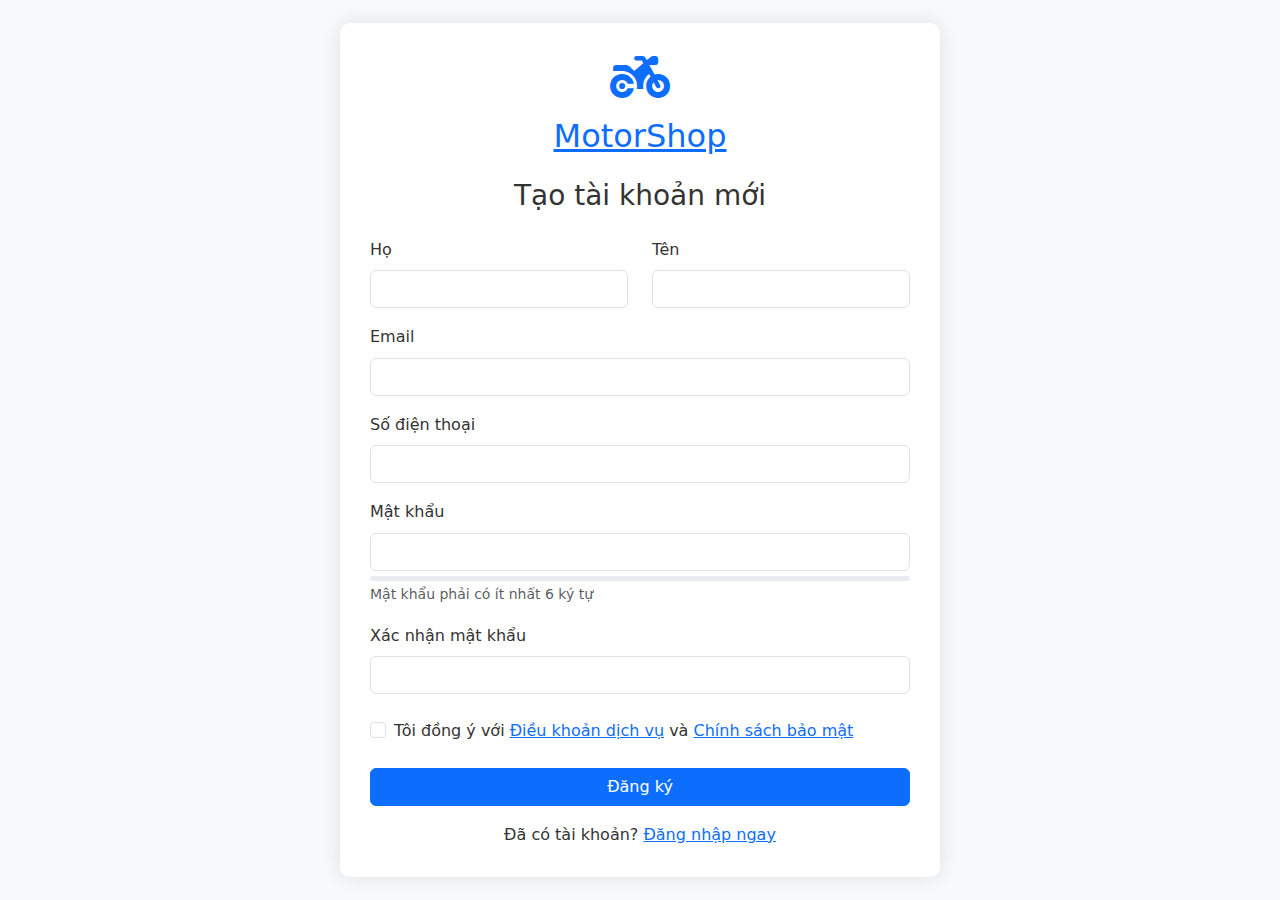
<file: motor-shop/register.html>
<!DOCTYPE html>
<html lang="vi">
<head>
    <meta charset="UTF-8">
    <meta name="viewport" content="width=device-width, initial-scale=1.0">
    <title>Đăng ký - MotorShop</title>
    <!-- Bootstrap 5 CSS -->
    <link href="https://cdn.jsdelivr.net/npm/bootstrap@5.3.0/dist/css/bootstrap.min.css" rel="stylesheet">
    <!-- Font Awesome -->
    <link rel="stylesheet" href="https://cdnjs.cloudflare.com/ajax/libs/font-awesome/6.4.0/css/all.min.css">
    <!-- CSS custom -->
    <link rel="stylesheet" href="css/style.css">
    <style>
        .register-container {
            max-width: 600px;
            margin: 0 auto;
            padding: 30px;
            border-radius: 10px;
            box-shadow: 0 0 20px rgba(0, 0, 0, 0.1);
            background-color: white;
        }
        
        .register-bg {
            background-color: #f8f9fa;
            min-height: 100vh;
            display: flex;
            align-items: center;
            padding: 20px 0;
        }
        
        .password-strength {
            height: 5px;
            margin-top: 5px;
            background-color: #e9ecef;
            border-radius: 3px;
            overflow: hidden;
        }
        
        .password-strength-bar {
            height: 100%;
            width: 0%;
            transition: width 0.3s;
        }
    </style>
</head>
<body class="register-bg">
    <div class="container">
        <div class="register-container">
            <div class="text-center mb-4">
                <a href="index.html">
                    <i class="fas fa-motorcycle fa-3x text-primary mb-3"></i>
                    <h2>MotorShop</h2>
                </a>
            </div>
            
            <h3 class="text-center mb-4">Tạo tài khoản mới</h3>
            
            <form id="register-form">
                <div class="row">
                    <div class="col-md-6 mb-3">
                        <label for="first-name" class="form-label">Họ</label>
                        <input type="text" class="form-control" id="first-name" required>
                    </div>
                    
                    <div class="col-md-6 mb-3">
                        <label for="last-name" class="form-label">Tên</label>
                        <input type="text" class="form-control" id="last-name" required>
                    </div>
                </div>
                
                <div class="mb-3">
                    <label for="email" class="form-label">Email</label>
                    <input type="email" class="form-control" id="email" required>
                </div>
                
                <div class="mb-3">
                    <label for="phone" class="form-label">Số điện thoại</label>
                    <input type="tel" class="form-control" id="phone" required>
                </div>
                
                <div class="mb-3">
                    <label for="password" class="form-label">Mật khẩu</label>
                    <input type="password" class="form-control" id="password" required>
                    <div class="password-strength">
                        <div class="password-strength-bar" id="password-strength-bar"></div>
                    </div>
                    <small class="text-muted">Mật khẩu phải có ít nhất 6 ký tự</small>
                </div>
                
                <div class="mb-4">
                    <label for="confirm-password" class="form-label">Xác nhận mật khẩu</label>
                    <input type="password" class="form-control" id="confirm-password" required>
                </div>
                
                <div class="form-check mb-4">
                    <input class="form-check-input" type="checkbox" id="terms" required>
                    <label class="form-check-label" for="terms">
                        Tôi đồng ý với <a href="#" class="text-primary">Điều khoản dịch vụ</a> và <a href="#" class="text-primary">Chính sách bảo mật</a>
                    </label>
                </div>
                
                <button type="submit" class="btn btn-primary w-100 mb-3">Đăng ký</button>
                
                <div class="text-center">
                    <p class="mb-0">Đã có tài khoản? <a href="login.html" class="text-primary">Đăng nhập ngay</a></p>
                </div>
            </form>
        </div>
    </div>

    <!-- Bootstrap 5 JS Bundle with Popper -->
    <script src="https://cdn.jsdelivr.net/npm/bootstrap@5.3.0/dist/js/bootstrap.bundle.min.js"></script>
    <!-- Custom JS -->
    <script src="js/main.js"></script>
    
    <script>
        // Kiểm tra độ mạnh mật khẩu
        document.getElementById('password').addEventListener('input', function() {
            const password = this.value;
            const strengthBar = document.getElementById('password-strength-bar');
            let strength = 0;
            
            if (password.length >= 6) strength += 20;
            if (password.length >= 8) strength += 20;
            if (/[A-Z]/.test(password)) strength += 20;
            if (/[0-9]/.test(password)) strength += 20;
            if (/[^A-Za-z0-9]/.test(password)) strength += 20;
            
            strengthBar.style.width = strength + '%';
            
            if (strength < 40) {
                strengthBar.style.backgroundColor = '#dc3545';
            } else if (strength < 80) {
                strengthBar.style.backgroundColor = '#fd7e14';
            } else {
                strengthBar.style.backgroundColor = '#28a745';
            }
        });
        
        // Validate form đăng ký (đã có trong main.js)
    </script>
    <script src="js/register.js"></script>
</body>
</html>
</file>
<file: motor-shop/css/style.css>
/* External CSS */
/* Reset và base styles */
* {
    margin: 0;
    padding: 0;
    box-sizing: border-box;
}

body {
    background-color: #f8f9fa;
    color: #333;
    line-height: 1.6;
}

/* Header styles */
header {
    box-shadow: 0 2px 10px rgba(0, 0, 0, 0.1);
}

.navbar-brand {
    font-size: 1.5rem;
}

/* Slider styles */
.carousel {
    box-shadow: 0 4px 15px rgba(0, 0, 0, 0.1);
}

.carousel-item img {
    height: 500px;
    object-fit: cover;
}

.carousel-caption {
    background-color: rgba(0, 0, 0, 0.6);
    border-radius: 5px;
    padding: 15px;
}

/* Product card styles */
.product-card {
    transition: transform 0.3s, box-shadow 0.3s;
    border: none;
    border-radius: 10px;
    overflow: hidden;
    box-shadow: 0 4px 8px rgba(0, 0, 0, 0.1);
}

.product-card:hover {
    transform: translateY(-5px);
    box-shadow: 0 10px 20px rgba(0, 0, 0, 0.15);
}

.product-card img {
    height: 200px;
    object-fit: cover;
}

.product-card .card-title {
    font-size: 1.1rem;
    font-weight: 600;
}

/* Footer styles */
footer {
    background-color: #1a1a1a;
}

footer h5 {
    font-size: 1.2rem;
    margin-bottom: 1rem;
    position: relative;
    padding-bottom: 0.5rem;
}

footer h5::after {
    content: '';
    position: absolute;
    left: 0;
    bottom: 0;
    width: 50px;
    height: 2px;
    background-color: var(--primary-color);
}

footer a {
    color: #ddd;
    text-decoration: none;
    transition: color 0.3s;
}

footer a:hover {
    color: var(--primary-color);
}

.social-icons a {
    display: inline-block;
    width: 36px;
    height: 36px;
    line-height: 36px;
    text-align: center;
    background-color: rgba(255, 255, 255, 0.1);
    border-radius: 50%;
    transition: all 0.3s;
}

.social-icons a:hover {
    background-color: var(--primary-color);
    color: white;
}

/* Responsive styles */
@media (max-width: 768px) {
    .carousel-item img {
        height: 300px;
    }
    
    .product-card {
        margin-bottom: 20px;
    }
    
    footer .col-md-4, 
    footer .col-md-2, 
    footer .col-md-3 {
        margin-bottom: 30px;
    }
}
</file>
